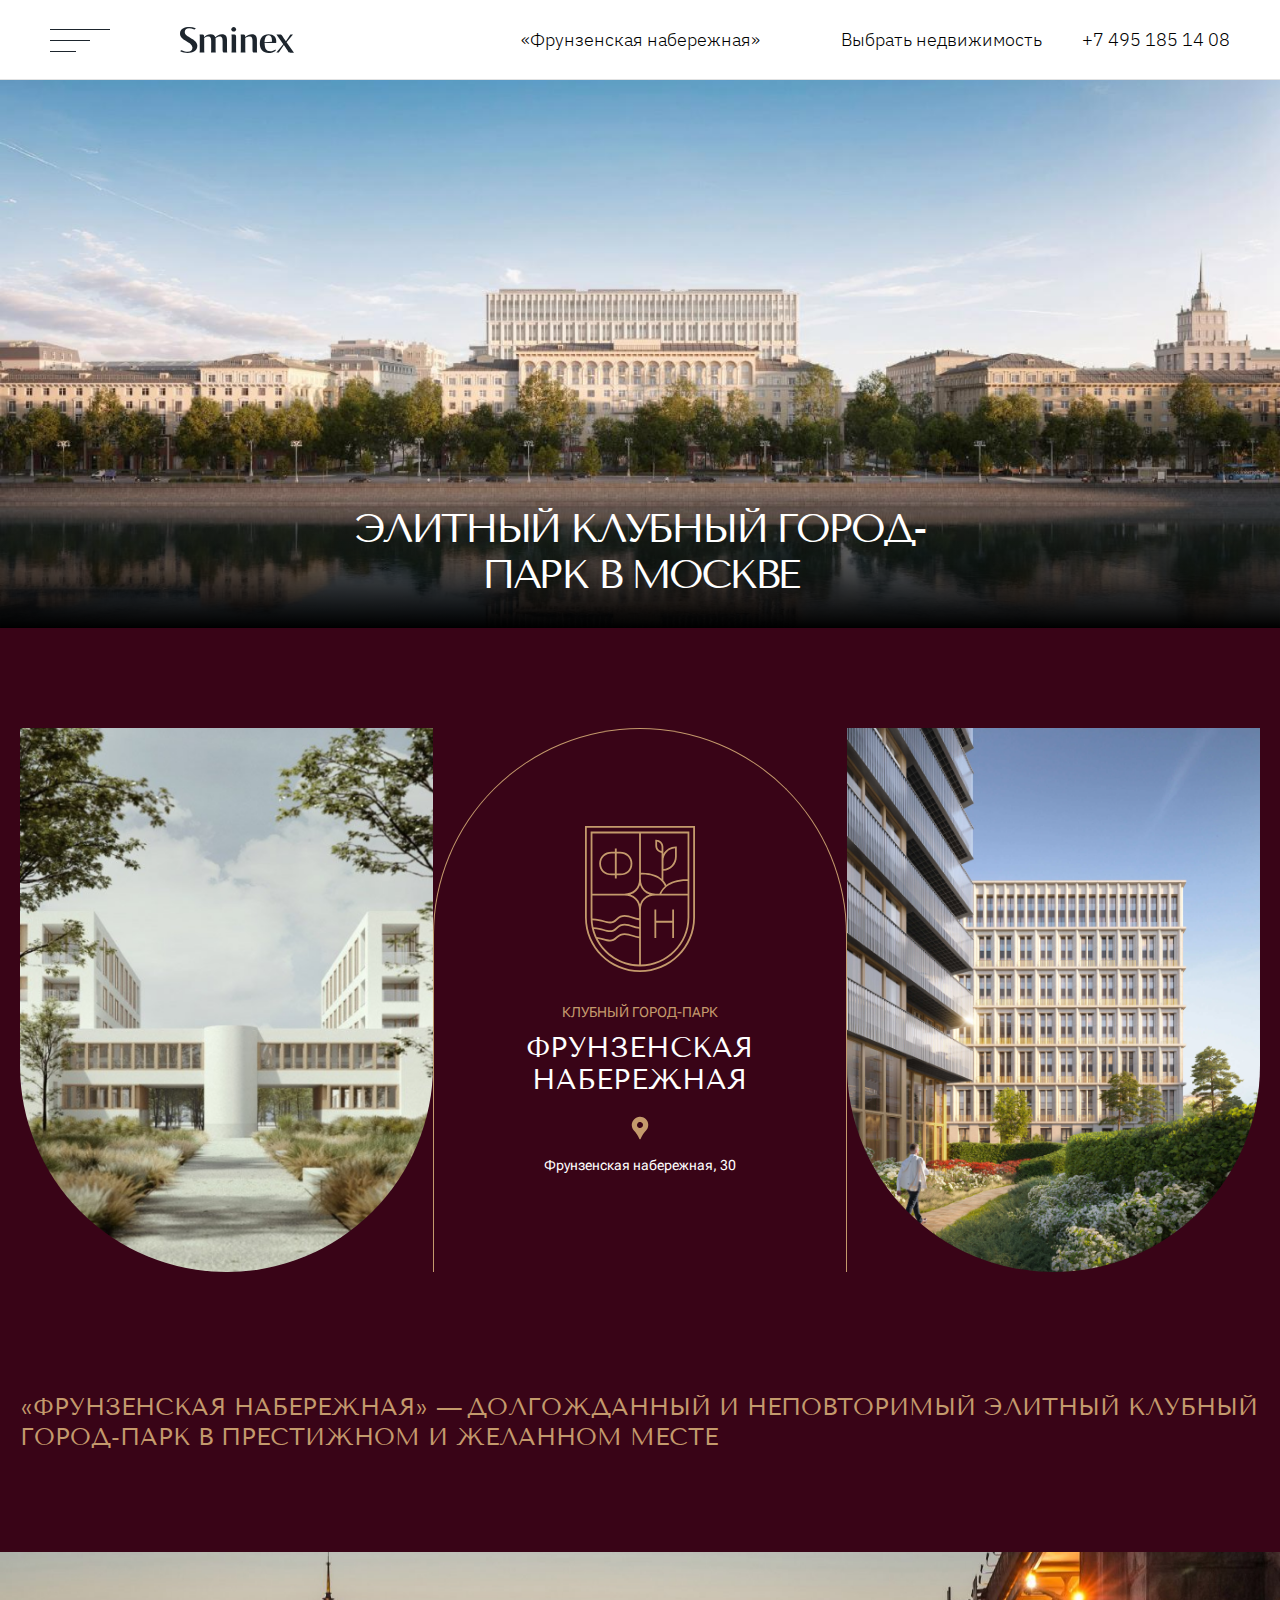
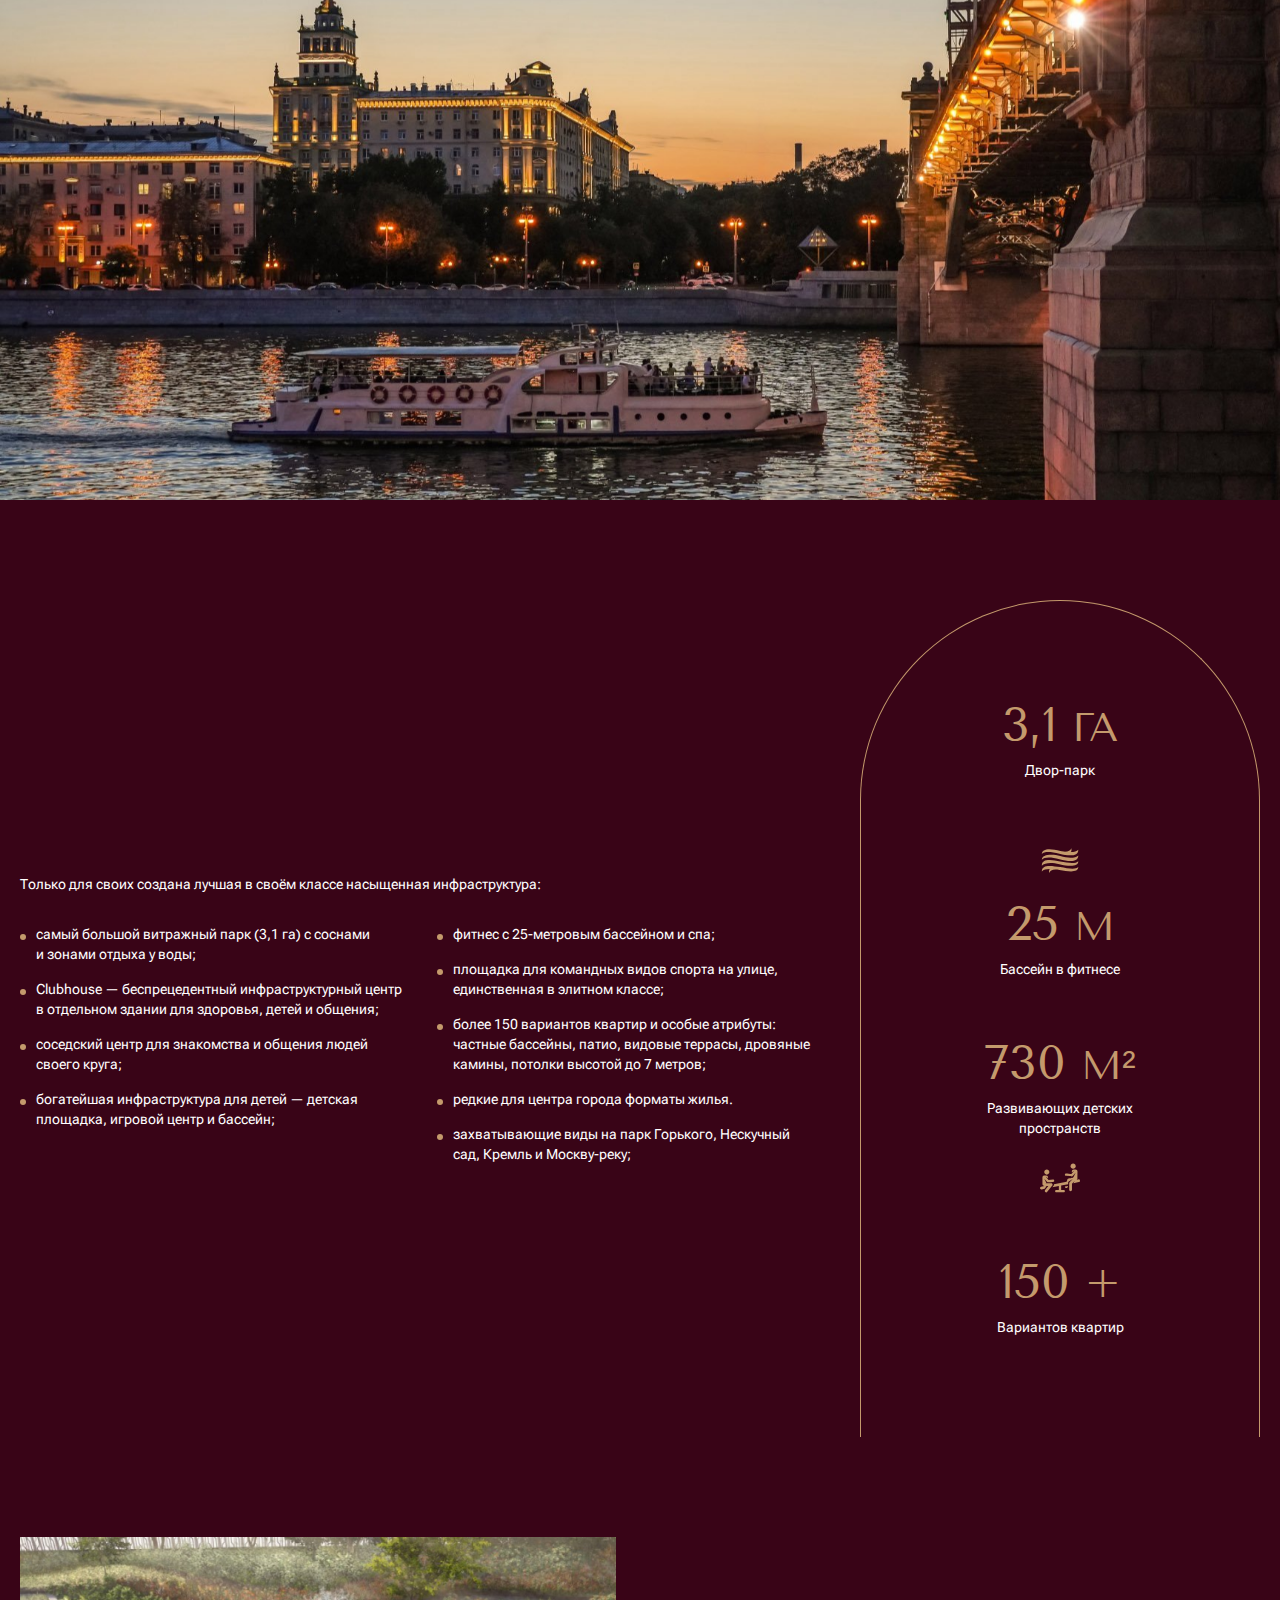
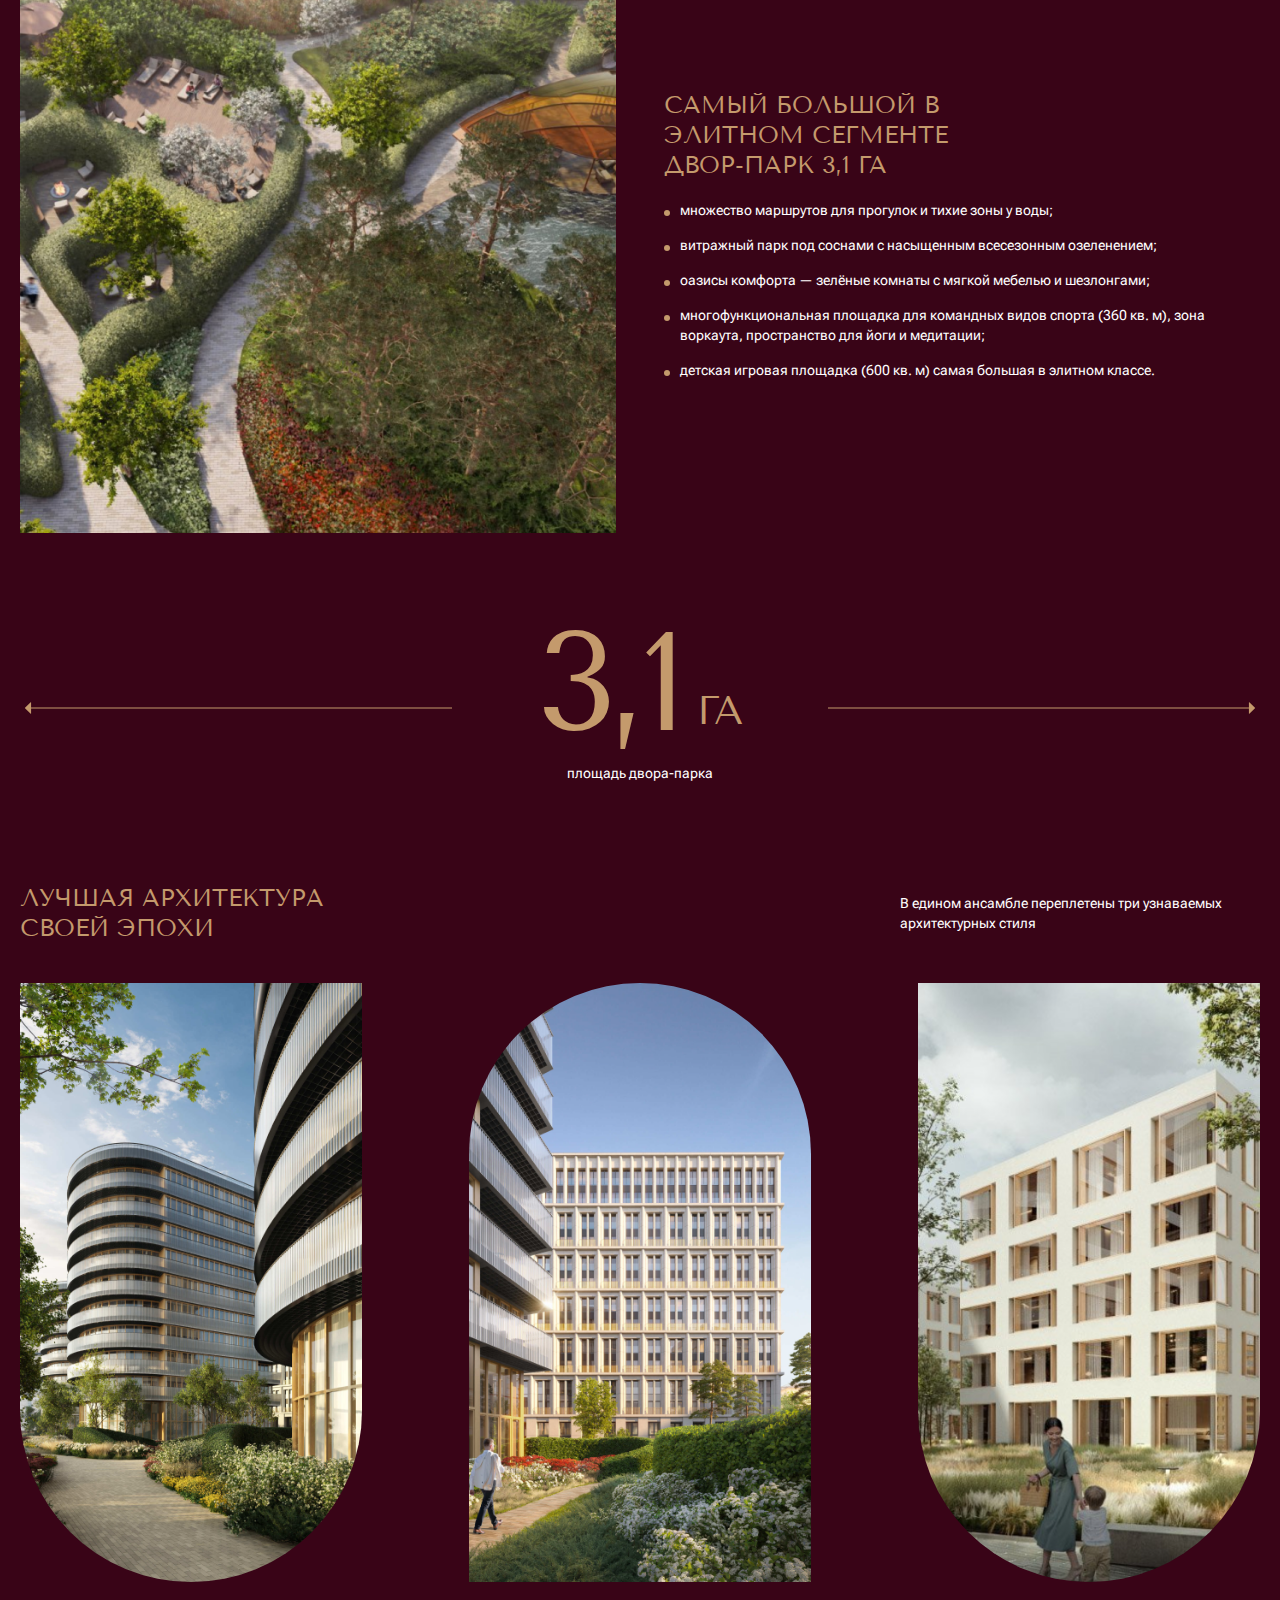
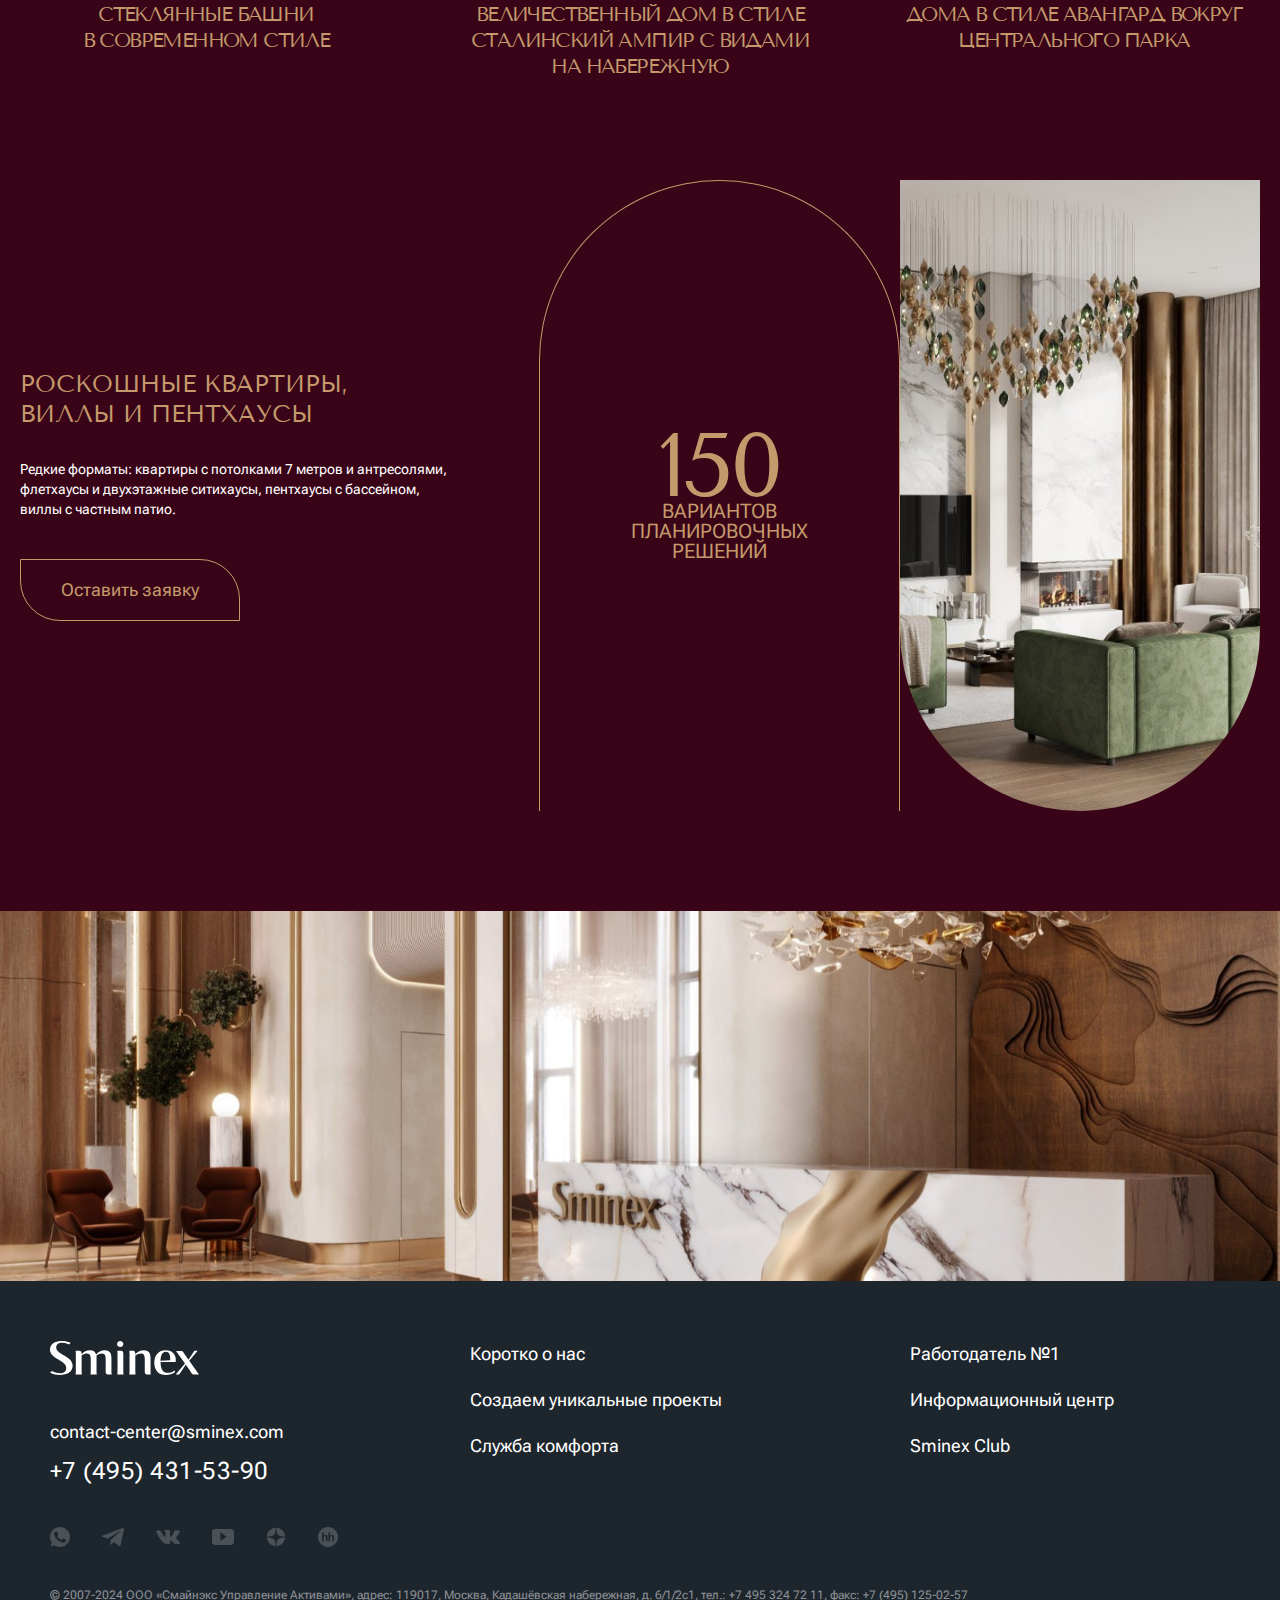
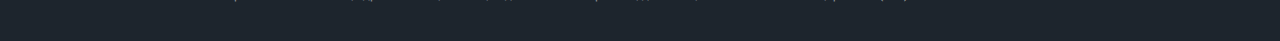
<file: index.html>
<!DOCTYPE html>
<html lang="ru">

<head>
  <meta charset="UTF-8">
  <meta name="viewport" content="width=device-width, initial-scale=1.0">
  <meta http-equiv="X-UA-Compatible" content="ie=edge">
  <link rel="stylesheet" href="css/style.css">
  <title>Фрунзенская набережная - Sminex - ИНТЕКО</title>
</head>

<body>
  <header class="header">
    <div class="container">
      <div class="header__content">
        <div class="header__left-col">
          <button class="header__menu" type="button" aria-label="Переключатель меню">
            <svg class="header__menu-icon" width="60" height="23" aria-hidden="true">
              <use xlink:href="images/sprite.svg#icon-menu"></use>
            </svg>
          </button>
          <a class="header__logo-link" href="#" aria-label="Переход на главную страницу">
            <svg class="header__logo" width="114" height="26" aria-hidden="true">
              <use xlink:href="images/sprite.svg#icon-header-logo"></use>
            </svg>
          </a>
        </div>
        <span class="header__page">«Фрунзенская набережная»</span>
        <div class="header__right-col">
          <a class="header__link" href="#">Выбрать недвижимость</a>
          <a class="header__phone" href="tel:+74951851408" aria-label="Позвонить в компанию">
            <span class="header__phone-text">+7 495 185 14 08</span>
            <svg class="header__phone-icon" width="24" height="24" aria-hidden="true">
              <use xlink:href="images/sprite.svg#icon-phone"></use>
            </svg>
          </a>
        </div>
      </div>
    </div>
  </header>

  <main>
    <section class="city">
      <div class="city__content-wrapper">
        <picture>
          <source media="(max-width:768px)" srcset="images/hero-photo-tablet.png 1x, images/hero-photo-tablet@2.png 2x">
          <source media="(max-width:375px)" srcset="images/hero-photo-mobile.png 1x, images/hero-photo-mobile@2.png 2x">
          <img src="images/hero-photo-desktop.png" srcset="images/hero-photo-desktop@2.png 2x" alt="Баннер">
        </picture>
        <img class="city__shadow-hero" src="images/sprite/shadow-hero.svg" alt="shadow-hero">
        <h1 class="city__tittle">Элитный клубный город-парк в москве</h1>
      </div>
      <div class="container">
        <ul class="city__list">
          <li class="city__item">
            <picture>
              <source media="(max-width:768px)" srcset="images/photo-1-tablet.png 1x, images/photo-1-tablet@2.png 2x">
              <source media="(max-width:375px)" srcset="images/photo-1-mobile.png 1x, images/photo-1-mobile@2.png 2x">
              <img src="images/photo-1-desktop.png" srcset="images/photo-1-desktop@2.png 2x" alt="Клубный город-парк">
            </picture>
          </li>
          <li class="city__item">
            <div class="city__border-container">
              <img class="city__icon-emblem" src="images/sprite/emblem.svg" alt="emblem">
              <p class="city__text city__text--color">клубный город-парк</p>
              <span class="city__text city__text--big">ФРУНЗЕНСКАЯ НАБЕРЕЖНАЯ</span>
              <div class="city__border-container-bottom">
                <img class="city__icon-marker" src="images/sprite/icon-marker.svg" alt="icon marker">
                <p class="city__text">Фрунзенская набережная, 30</p>
              </div>
            </div>
          </li>
          <li class="city__item city__item--tablet-none">
            <picture>
              <source media="(max-width:768px)" srcset="images/photo-2-tablet.png 1x, images/photo-2-tablet@2.png 2x">
              <source media="(max-width:375px)" srcset="images/photo-2-mobile.png 1x, images/photo-2-mobile@2.png 2x">
              <img src="images/photo-2-desktop.png" srcset="images/photo-2-desktop@2.png 2x" alt="Клубный город-парк">
            </picture>
          </li>
        </ul>
        <div class="city__text-wrapper">
          <p>
          <span class="city__text city__text--color">&laquo;ФРУНЗЕНСКАЯ
            НАБЕРЕЖНАЯ&raquo;&nbsp;&mdash;</span>
          <span class="city__text city__text--color">ДОЛГОЖДАННЫЙ И&nbsp;НЕПОВТОРИМЫЙ ЭЛИТНЫЙ </span><span
            class="city__text city__text--color">КЛУБНЫЙ ГОРОД-ПАРК В&nbsp;ПРЕСТИЖНОМ
            И&nbsp;ЖЕЛАННОМ МЕСТЕ</span>
          </p>
        </div>
      </div>
      <div class="city__content-wrapper">
        <picture>
          <source media="(max-width:768px)" srcset="images/photo-3-tablet.png 1x, images/photo-3-tablet@2.png 2x">
          <source media="(max-width:375px)" srcset="images/photo-3-mobile.png 1x, images/photo-3-mobile@2.png 2x">
          <img src="images/photo-3-desktop.png" srcset="images/photo-3-desktop@2.png 2x" alt="Фрунзенская набережная">
        </picture>
      </div>
      <div class="container">
        <div class="city__content-wrapper city__content-wrapper--grid">
          <div class="city__block-list">
            <p class="city__text">Только для своих создана лучшая в&nbsp;своём классе насыщенная инфраструктура:</p>
            <div class="city__wrapper-list">
              <ul class="city__list-text">
                <li class="city__item-text">
                  <span class="city__item-text-marker"></span>
                  <p class="city__text">самый большой витражный парк (3,1&nbsp;га) с&nbsp;соснами и&nbsp;зонами отдыха
                    у&nbsp;воды;</p>
                </li>
                <li class="city__item-text">
                  <span class="city__item-text-marker"></span>
                  <p class="city__text">Clubhouse&nbsp;&mdash; беспрецедентный инфраструктурный центр в&nbsp;отдельном
                    здании для здоровья, детей и&nbsp;общения;</p>
                </li>
                <li class="city__item-text">
                  <span class="city__item-text-marker"></span>
                  <p class="city__text">соседский центр для знакомства и&nbsp;общения людей своего круга;</p>
                </li>
                <li class="city__item-text">
                  <span class="city__item-text-marker"></span>
                  <p class="city__text">богатейшая инфраструктура для детей&nbsp;&mdash; детская площадка, игровой центр
                    и&nbsp;бассейн;</p>
                </li>
              </ul>
              <ul class="city__list-text">
                <li class="city__item-text">
                  <span class="city__item-text-marker"></span>
                  <p class="city__text">фитнес с&nbsp;25-метровым бассейном и&nbsp;спа;</p>
                </li>
                <li class="city__item-text">
                  <span class="city__item-text-marker"></span>
                  <p class="city__text">площадка для командных видов спорта на&nbsp;улице, единственная в&nbsp;элитном
                    классе;</p>
                </li>
                <li class="city__item-text">
                  <span class="city__item-text-marker"></span>
                  <p class="city__text">более 150 вариантов квартир и&nbsp;особые атрибуты: частные бассейны, патио,
                    видовые террасы, дровяные камины, потолки высотой до&nbsp;7&nbsp;метров;</p>
                </li>
                <li class="city__item-text">
                  <span class="city__item-text-marker"></span>
                  <p class="city__text">редкие для центра города форматы жилья.</p>
                </li>
                <li class="city__item-text">
                  <span class="city__item-text-marker"></span>
                  <p class="city__text">захватывающие виды на&nbsp;парк Горького, Нескучный сад, Кремль
                    и&nbsp;Москву-реку;</p>
                </li>
              </ul>
            </div>
          </div>
          <div class="city__border-container city__border-container--tablet-none">
            <ul class="border-list">
              <li class="border-list__item">
                <p class="border-list__text-color"><span class="border-list__text-color">3,1</span><span
                    class="border-list__text-color border-list__text-color--min">га</span></p>
                <p class="city__text">Двор-парк</p>
              </li>
              <li class="border-list__item">
                <img class=" border-list__icon-tablet--top" src="images/sprite/icon-swimming-pool.svg"
                  alt="swimming pool">
                <p class="border-list__text-color"><span class="border-list__text-color">25</span><span
                    class="border-list__text-color border-list__text-color--min">м</span></p>
                <p class="city__text">Бассейн в фитнесе</p>
              </li>
              <li class="border-list__item">
                <p class="border-list__text-color"><span class="border-list__text-color">730</span><span
                    class="border-list__text-color border-list__text-color--min">м²</span></p>
                <p class="city__text">Развивающих детских пространств</p>
                <img class="border-list__icon-tablet border-list__icon-tablet--bottom"
                  src="images/sprite/icon-children.svg" alt="children">
              </li>
              <li class="border-list__item">
                <p class="border-list__text-color"><span class="border-list__text-color">150</span><span
                    class="border-list__text-color border-list__text-color--min">+</span></p>
                <p class="city__text">Вариантов квартир</p>
              </li>
            </ul>
          </div>
        </div>
        <div class="city__content-wrapper">
          <div class="city__text-wrapper">
            <picture>
              <source media="(max-width:768px)" srcset="images/photo-4-tablet.png 1x, images/photo-4-tablet@2.png 2x">
              <source media="(max-width:375px)" srcset="images/photo-4-mobile.png 1x, images/photo-4-mobile@2.png 2x">
              <img src="images/photo-4-desktop.png" srcset="images/photo-4-desktop@2.png 2x" width="700" height="700"
                alt="Двор-парк">
            </picture>
            <div class="city__wrapper-list city__wrapper-list--one">
              <p class="city__text city__text--color city__text--left"><span>самый большой в </span><span>элитном
                  сегменте </span><span>двор-парк
                  3,1&nbsp;га</span></p>
              <ul class="city__list-text">
                <li class="city__item-text">
                  <span class="city__item-text-marker"></span>
                  <p class="city__text">множество маршрутов для прогулок и&nbsp;тихие зоны у&nbsp;воды;</p>
                </li>
                <li class="city__item-text">
                  <span class="city__item-text-marker"></span>
                  <p class="city__text">витражный парк под соснами с&nbsp;насыщенным всесезонным озеленением;</p>
                </li>
                <li class="city__item-text">
                  <span class="city__item-text-marker"></span>
                  <p class="city__text">оазисы комфорта&nbsp;&mdash; зелёные комнаты с&nbsp;мягкой мебелью
                    и&nbsp;шезлонгами;</p>
                </li>
                <li class="city__item-text">
                  <span class="city__item-text-marker"></span>
                  <p class="city__text">многофункциональная площадка для командных видов спорта (360&nbsp;кв.&nbsp;м),
                    зона воркаута, пространство для йоги и&nbsp;медитации;</p>
                </li>
                <li class="city__item-text">
                  <span class="city__item-text-marker"></span>
                  <p class="city__text">детская игровая площадка (600&nbsp;кв.&nbsp;м) самая большая в&nbsp;элитном
                    классе.</p>
                </li>
              </ul>
            </div>
          </div>
        </div>
        <div class="city__content-wrapper">
          <img class="city__icon city__icon--position-left" src="images/sprite/icon-left-arrow.svg" alt="left arrow">
          <p class="city__acent-tittle"><span
              class="border-list__text-color border-list__text-color--max">3,1</span><span
              class="border-list__text-color border-list__text-color--min">га</span></p>
          <p class="city__text">площадь двора-парка</p>
          <img class="city__icon city__icon--position-right" src="images/sprite/icon-right-arrow.svg" alt="right arrow">
        </div>
        <div class="city__text-wrapper">
          <div class="city__wrapper-list city__wrapper-list--two">
            <p class="city__text city__text--color"><span>лучшая архитектура</span><span>своей эпохи</span></p>
            <p class="city__text">В&nbsp;едином ансамбле переплетены три узнаваемых архитектурных стиля</p>
          </div>
          <ul class="city__list city__list--gap">
            <li class="city__item">
              <picture>
                <source media="(max-width:768px)" srcset="images/photo-5-tablet.png 1x, images/photo-5-tablet@2.png 2x">
                <source media="(max-width:375px)" srcset="images/photo-5-mobile.png 1x, images/photo-5-mobile@2.png 2x">
                <img src="images/photo-5-desktop.png" srcset="images/photo-5-desktop@2.png 2x" width="400" height="700"
                  alt="Клубный город-парк">
              </picture>
            </li>
            <li class="city__item">
              <picture>
                <source media="(max-width:768px)" srcset="images/photo-6-tablet.png 1x, images/photo-6-tablet@2.png 2x">
                <source media="(max-width:375px)" srcset="images/photo-6-mobile.png 1x, images/photo-6-mobile@2.png 2x">
                <img src="images/photo-6-desktop.png" srcset="images/photo-6-desktop@2.png 2x" width="400" height="700"
                  alt="Клубный город-парк">
              </picture>
            </li>
            <li class="city__item">
              <picture>
                <source media="(max-width:768px)" srcset="images/photo-7-tablet.png 1x, images/photo-7-tablet@2.png 2x">
                <source media="(max-width:375px)" srcset="images/photo-7-mobile.png 1x, images/photo-7-mobile@2.png 2x">
                <img src="images/photo-7-desktop.png" srcset="images/photo-7-desktop@2.png 2x" width="400" height="700"
                  alt="Клубный город-парк">
              </picture>
            </li>
          </ul>
          <div class="city__text-row-block">
            <span class="city__text city__text--color">СТЕКЛЯННЫЕ БАШНИ В&nbsp;СОВРЕМЕННОМ СТИЛЕ</span>
            <span class="city__text city__text--color">ВЕЛИЧЕСТВЕННЫЙ ДОМ В&nbsp;СТИЛЕ СТАЛИНСКИЙ АМПИР С&nbsp;ВИДАМИ
              НА&nbsp;НАБЕРЕЖНУЮ</span>
            <span class="city__text city__text--color">ДОМА В&nbsp;СТИЛЕ АВАНГАРД ВОКРУГ ЦЕНТРАЛЬНОГО ПАРКА</span>
          </div>
        </div>
        <div class="city__text-wrapper">
          <div class="city__wrapper-reverse">
            <div class="city__reverse-text-block">
              <p class="city__text city__text--color"><span>роскошные квартиры,</span><span>виллы и пентхаусы</span></p>
              <p class="city__text">Редкие форматы: квартиры с потолками 7 метров и антресолями, флетхаусы и двухэтажные
                ситихаусы, пентхаусы с бассейном, виллы с частным патио.</p>
              <button class="city__btn" type="button">Оставить заявку</button>
            </div>
            <ul class="city__list city__list--two">
              <li class="city__item">
                <picture>
                  <source media="(max-width:768px)"
                    srcset="images/photo-8-tablet.png 1x, images/photo-8-tablet@2.png 2x">
                  <source media="(max-width:375px)"
                    srcset="images/photo-8-mobile.png 1x, images/photo-8-mobile@2.png 2x">
                  <img src="images/photo-8-desktop.png" srcset="images/photo-8-desktop@2.png 2x"
                    alt="Клубный город-парк">
                </picture>
              </li>
              <li class="city__item">
                <div class="city__border-container city__border-container--big">
                  <p class="city__text-max">150</p>
                  <p class="city__text city__text--bottom">ВАРИАНТОВ ПЛАНИРОВОЧНЫХ РЕШЕНИЙ</p>
                </div>
              </li>
            </ul>
          </div>
        </div>
      </div>
      <picture>
        <source media="(max-width:768px)" srcset="images/photo-9-tablet.png 1x, images/photo-9-tablet@2.png 2x">
        <source media="(max-width:375px)" srcset="images/photo-9-mobile.png 1x, images/photo-9-mobile@2.png 2x">
        <img src="images/photo-9-desktop.png" srcset="images/photo-9-desktop@2.png 2x" alt="Фрунзенская набережная">
      </picture>
    </section>
  </main>

  <footer class="footer">
    <div class="container">
      <div class="footer__wrapper">
        <div class="footer__left">
          <a href="#" class="footer__logo-link" aria-label="Переход на главную страницу">
            <svg width="149" height="34" aria-hidden="true">
              <use xlink:href="images/sprite.svg#icon-header-logo"></use>
            </svg>
          </a>
          <div class="footer__contacts">
            <a class="footer__link" href="mailto:contact-center@sminex.com">contact-center@sminex.com</a>
            <a class="footer__phone" href="tel:+74954315390">+7 (495) 431-53-90</a>
          </div>
          <ul class="footer__social socials">
            <li class="socials__item">
              <a class="socials__link" href="#" aria-label="Ссылка на whatsapp">
                <svg width="20" height="20" aria-hidden="true">
                  <use xlink:href="images/sprite.svg#icon-whatsapp"></use>
                </svg>
              </a>
            </li>
            <li class="socials__item">
              <a class="socials__link" href="#" aria-label="Ссылка на Телеграм">
                <svg width="22" height="18" aria-hidden="true">
                  <use xlink:href="images/sprite.svg#icon-tg"></use>
                </svg>
              </a>
            </li>
            <li class="socials__item">
              <a class="socials__link" href="#" aria-label="Ссылка на ВКонтакте">
                <svg width="24" height="14" aria-hidden="true">
                  <use xlink:href="images/sprite.svg#icon-vk"></use>
                </svg>
              </a>
            </li>
            <li class="socials__item">
              <a class="socials__link" href="#" aria-label="Ссылка на youtube">
                <svg width="22" height="16" aria-hidden="true">
                  <use xlink:href="images/sprite.svg#icon-youtube"></use>
                </svg>
              </a>
            </li>
            <li class="socials__item">
              <a class="socials__link" href="#" aria-label="Ссылка на Дзен">
                <svg width="20" height="20" aria-hidden="true">
                  <use xlink:href="images/sprite.svg#icon-dzen"></use>
                </svg>
              </a>
            </li>
            <li class="socials__item">
              <a class="socials__link" href="#" aria-label="Ссылка на HH">
                <svg width="20" height="20" aria-hidden="true">
                  <use xlink:href="images/sprite.svg#icon-hh"></use>
                </svg>
              </a>
            </li>
          </ul>
        </div>
        <div class="footer__right">
          <ul class="footer__link-list">
            <li class="footer__link-item">
              <a class="footer__link" href="#">Коротко о нас</a>
            </li>
            <li class="footer__link-item">
              <a class="footer__link" href="#">Работодатель №1</a>
            </li>
            <li class="footer__link-item">
              <a class="footer__link" href="#">Создаем уникальные проекты</a>
            </li>
            <li class="footer__link-item">
              <a class="footer__link" href="#">Информационный центр</a>
            </li>
            <li class="footer__link-item">
              <a class="footer__link" href="#">Служба комфорта</a>
            </li>
            <li class="footer__link-item">
              <a class="footer__link" href="#">Sminex Club</a>
            </li>
          </ul>
        </div>
      </div>
      <p class="footer__copyright">&copy;&nbsp;2007-2024&nbsp;ООО &laquo;Смайнэкс Управление Активами&raquo;, адрес:
        119017, Москва, Кадашёвская набережная, д. 6/1/2с1, тел.:&nbsp;+7&nbsp;495&nbsp;324&nbsp;72&nbsp;11, факс:
        +7&nbsp;(495)&nbsp;125-02-57
      </p>
    </div>
  </footer>
</body>

</html>
</file>
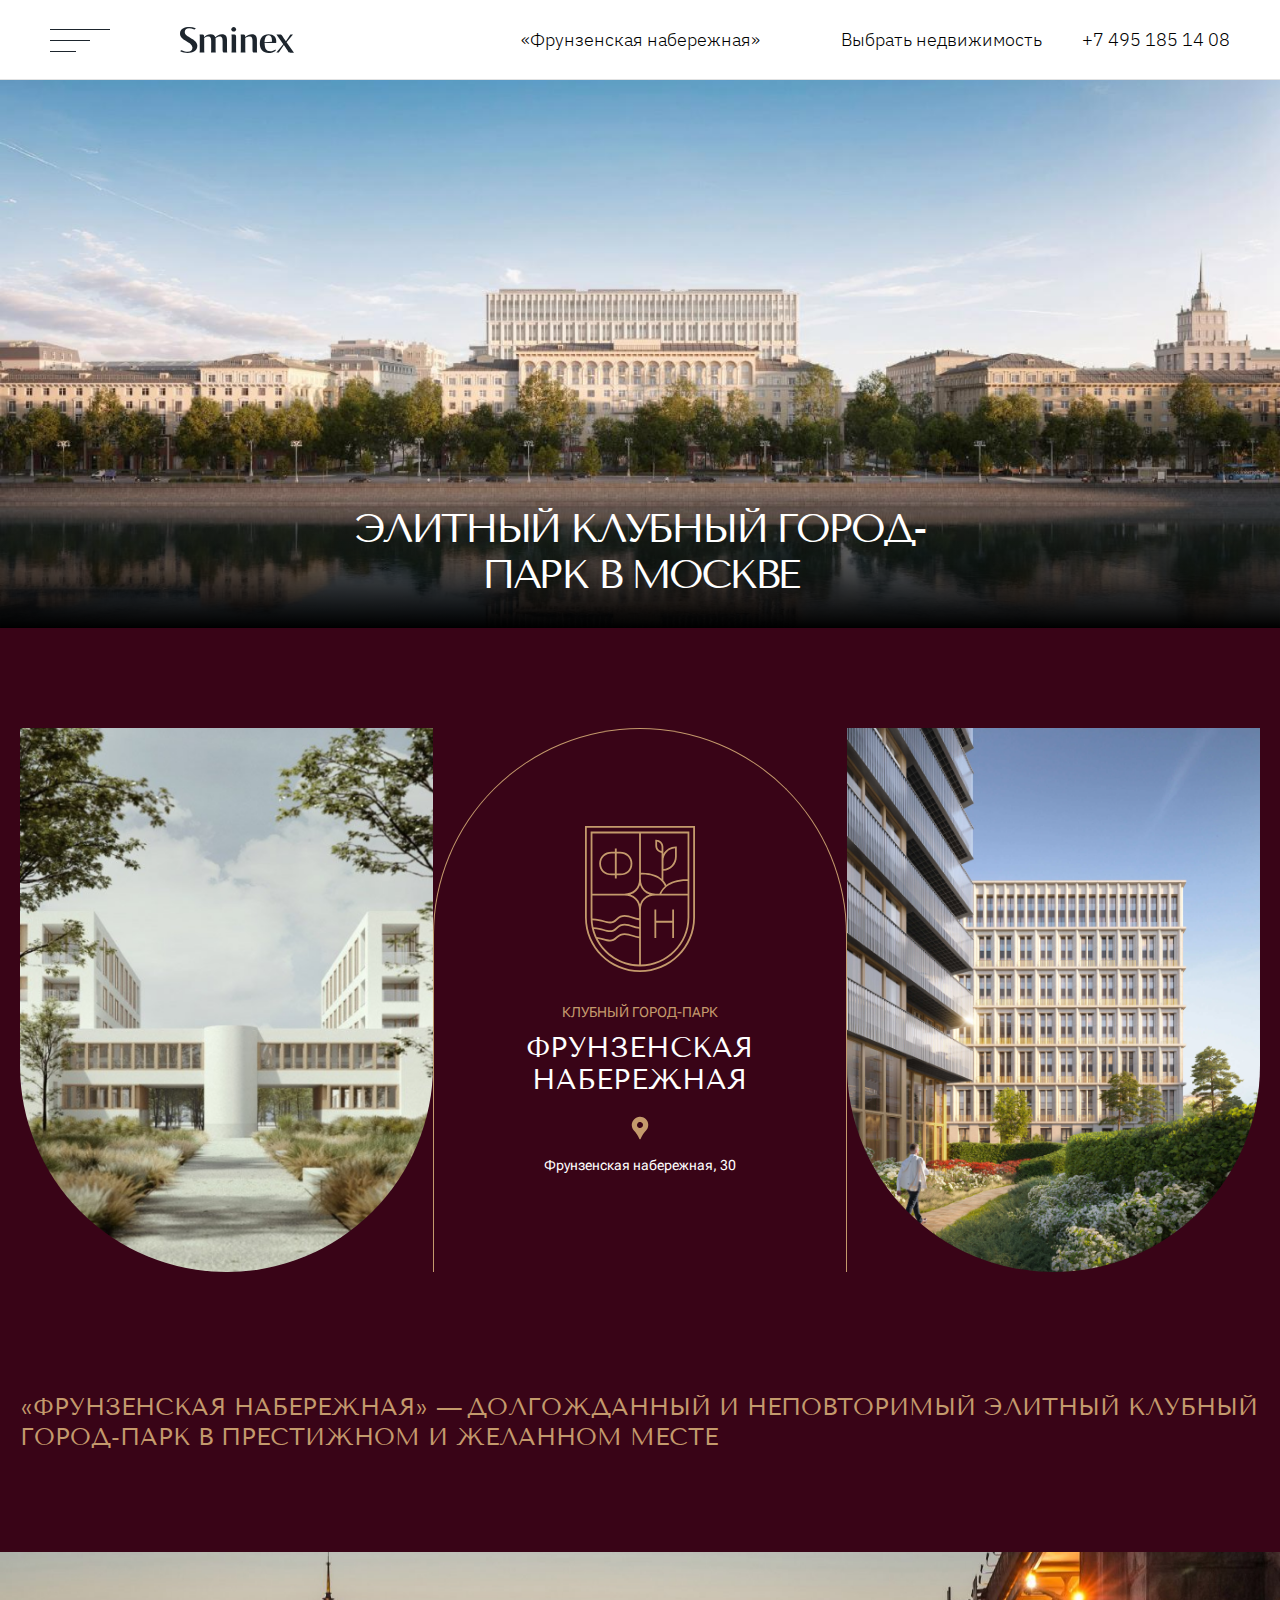
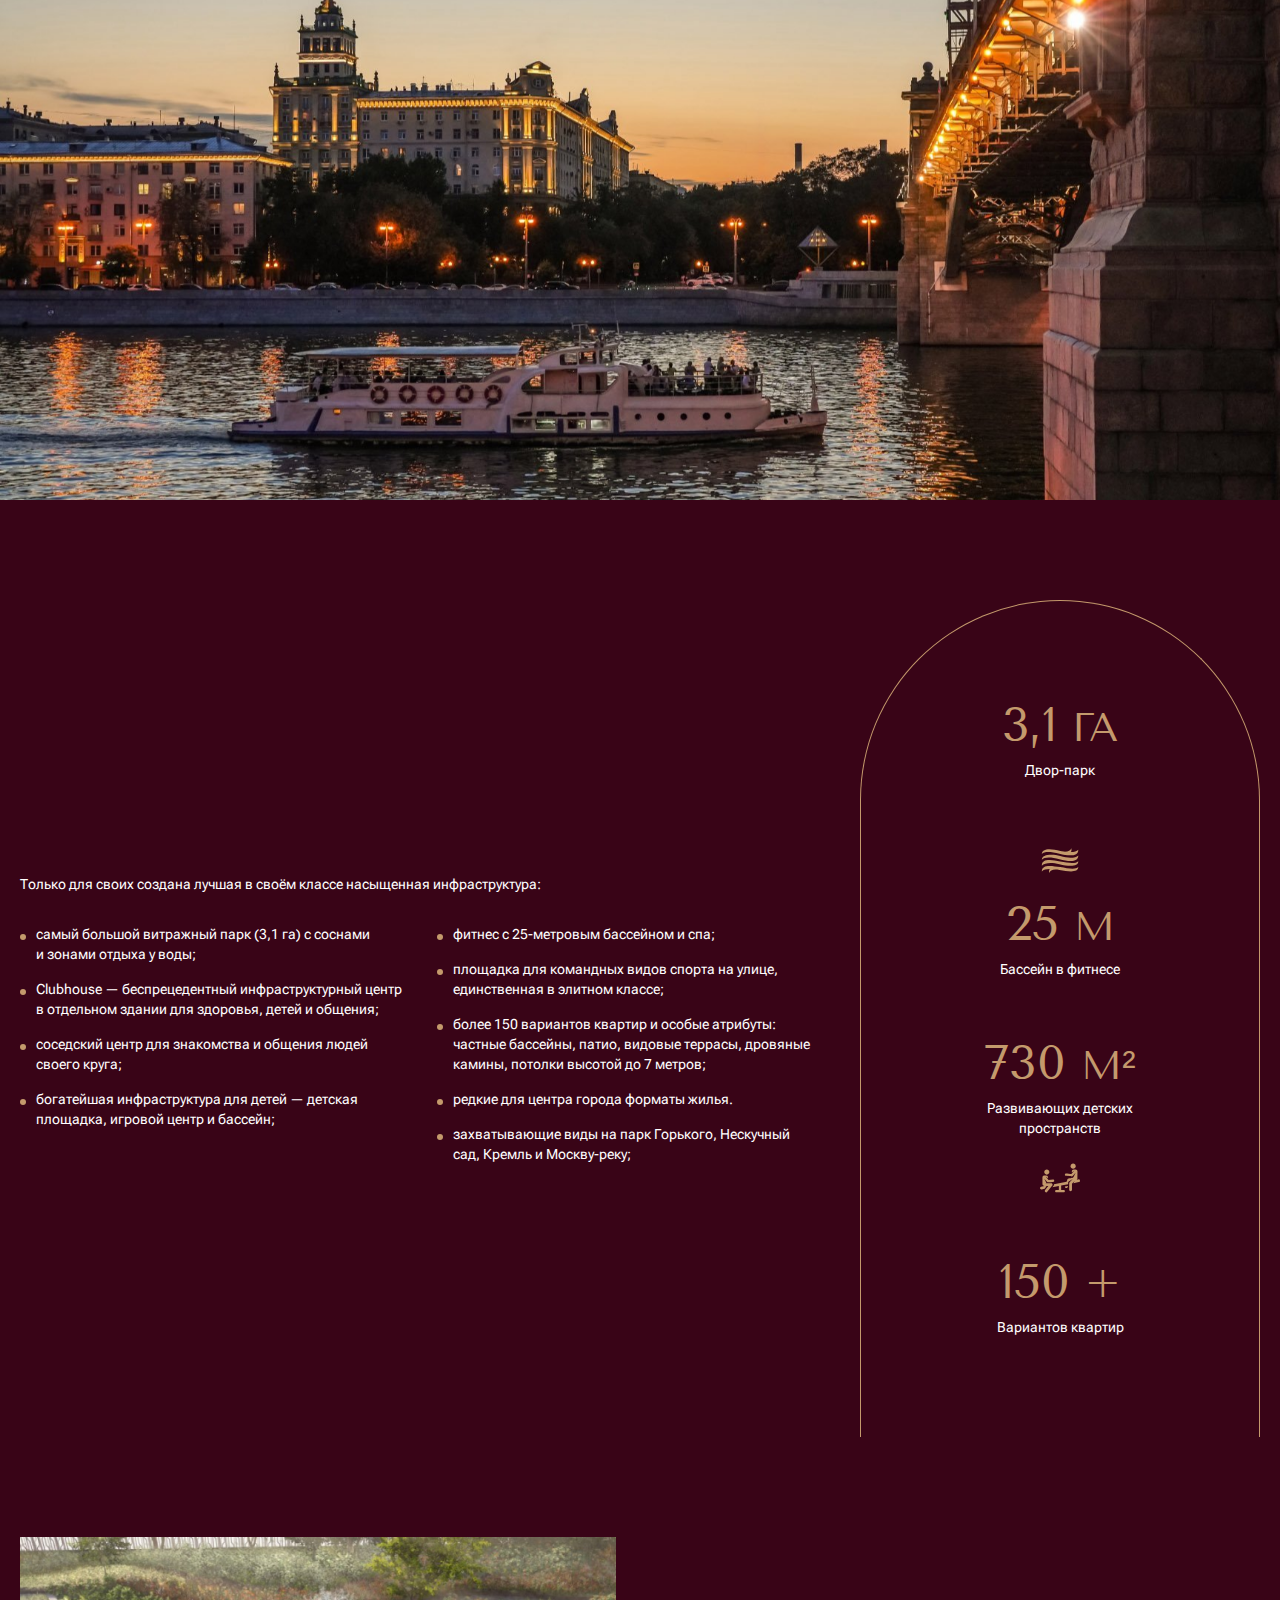
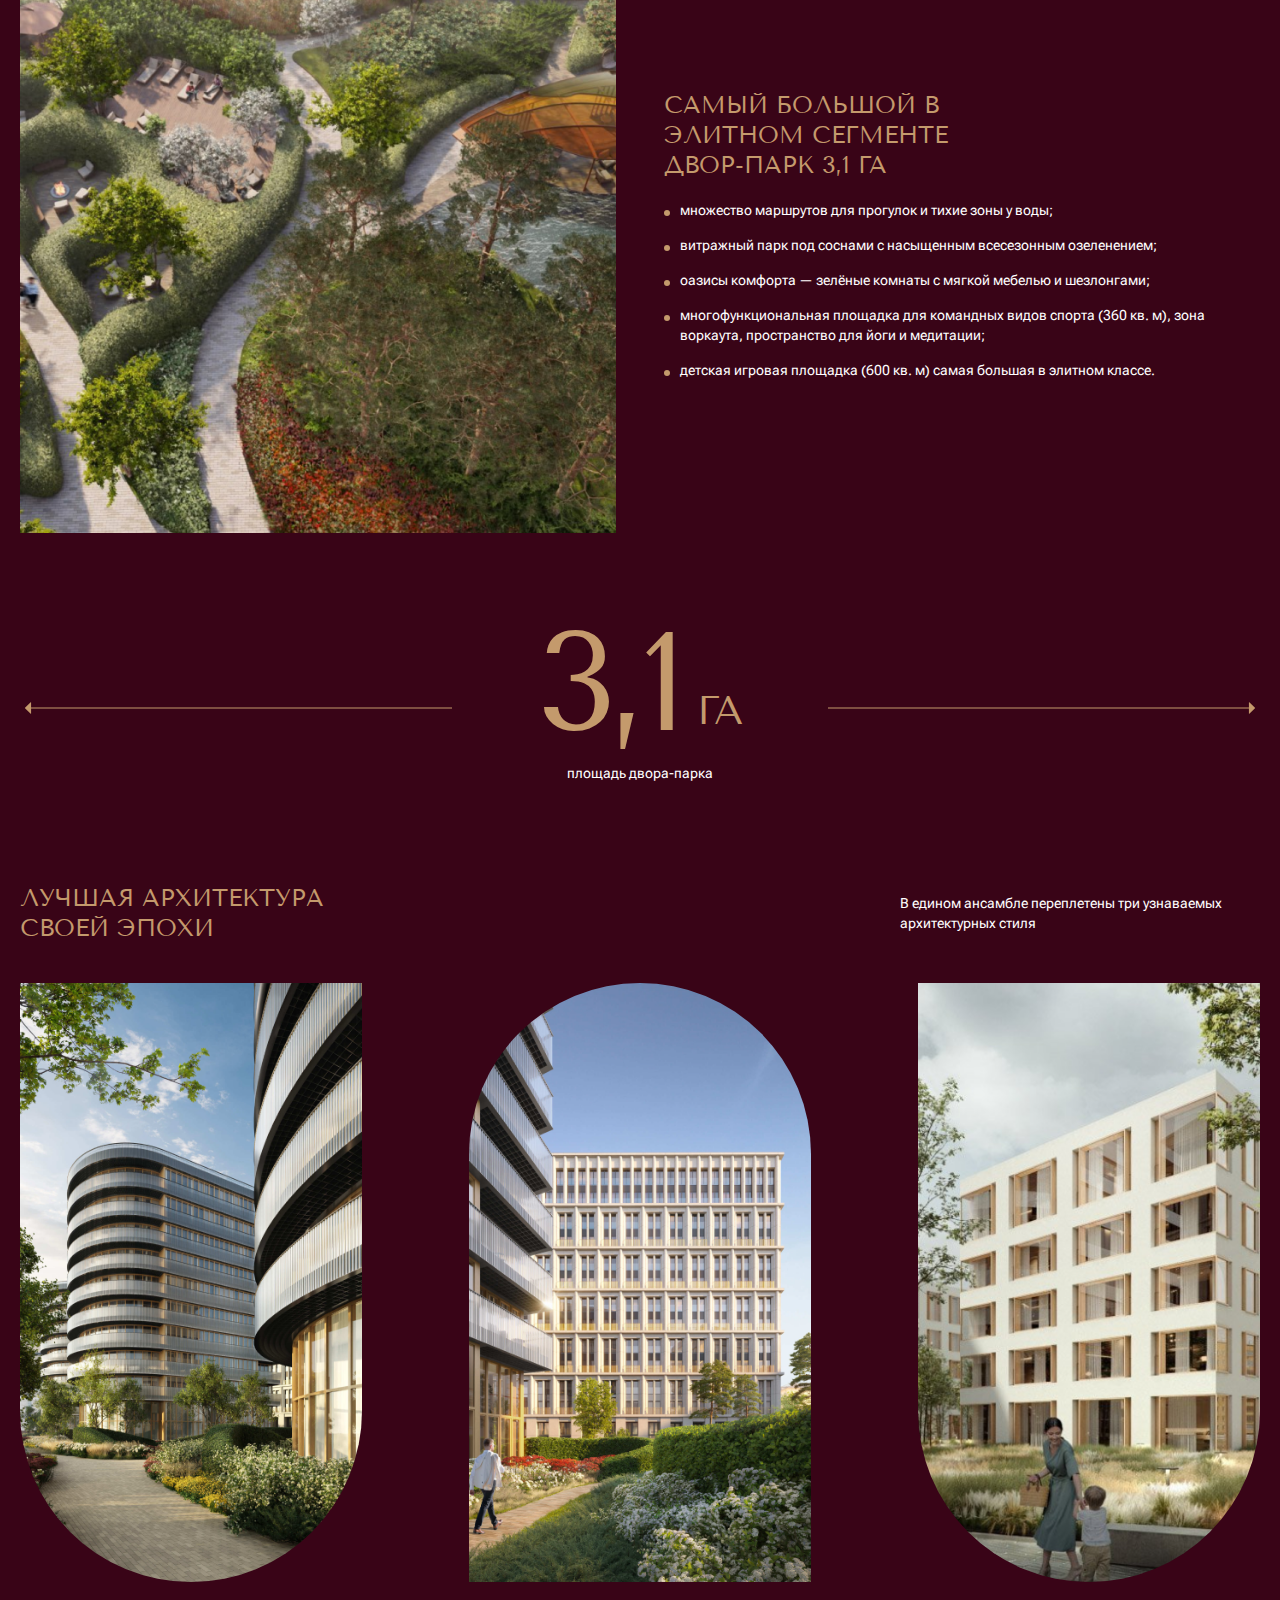
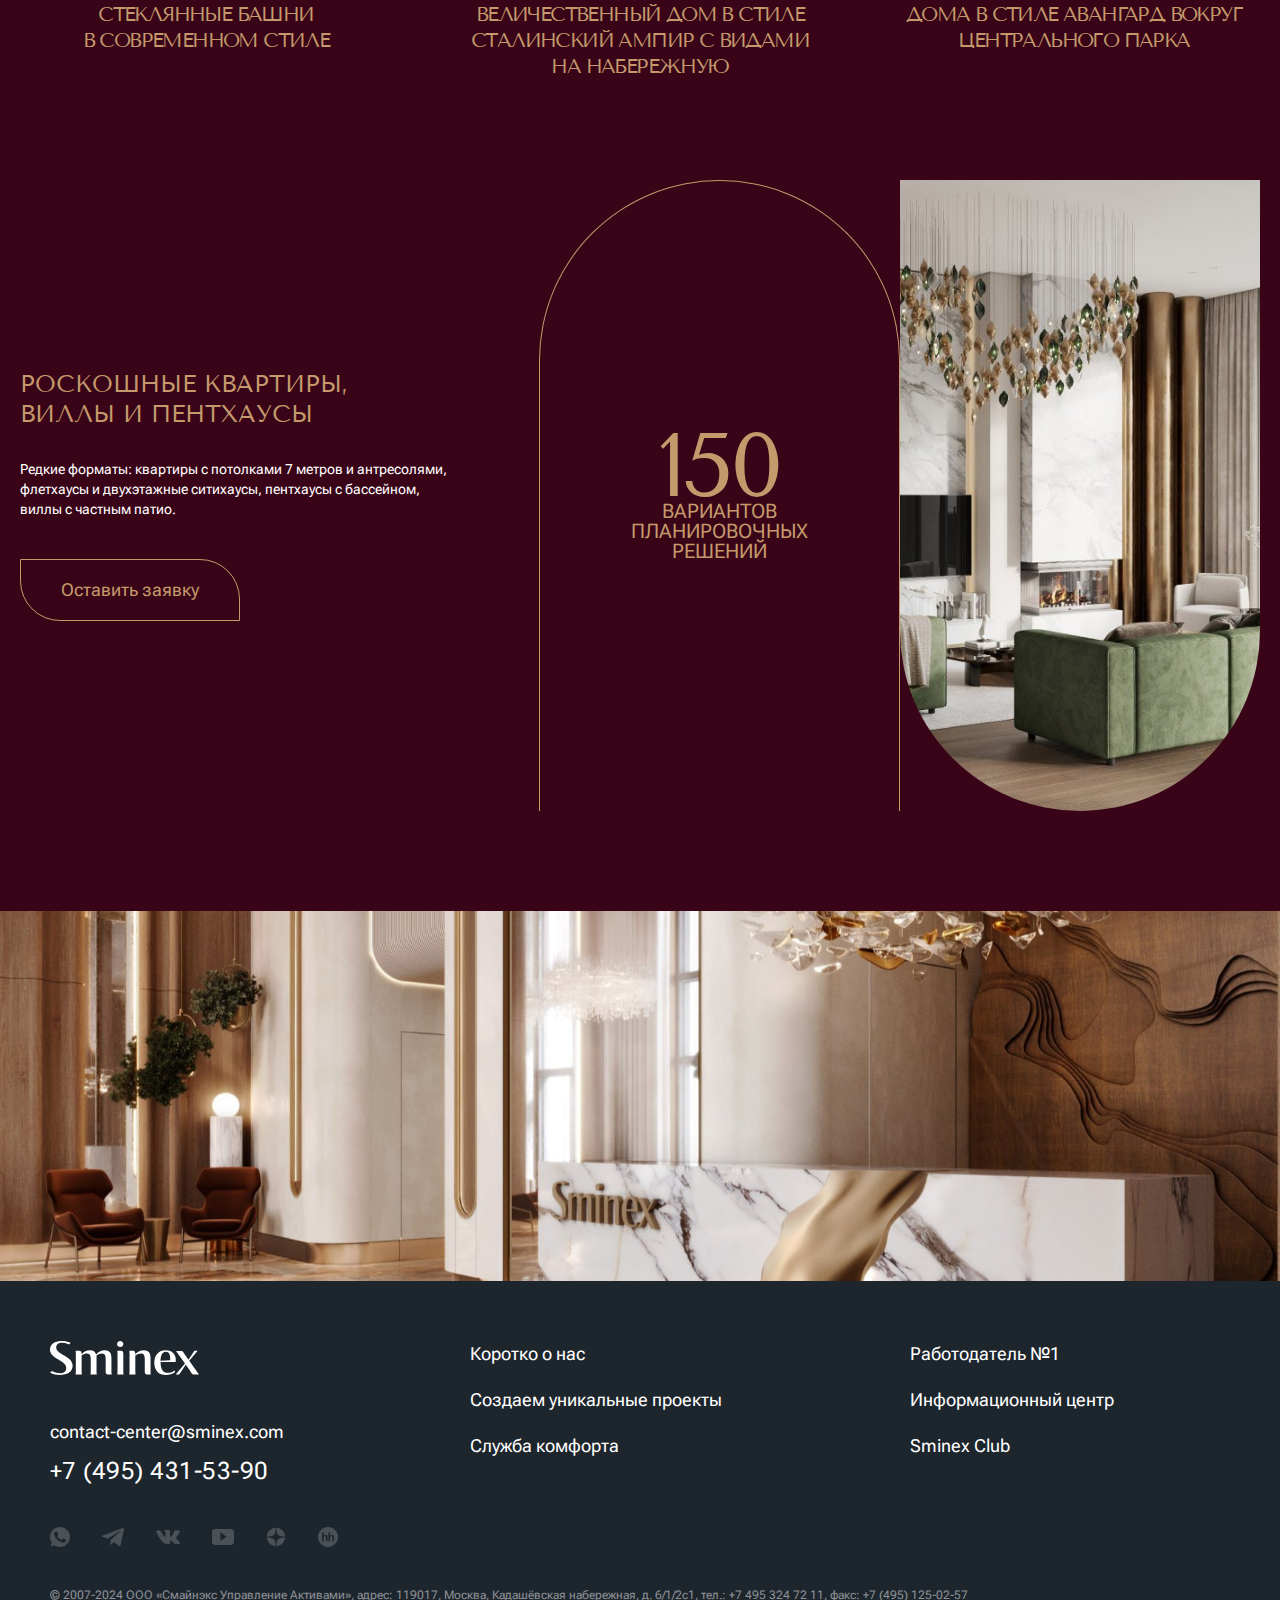
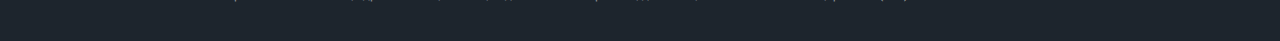
<file: landing.html>
<!DOCTYPE html>
<html lang="ru">

<head>
  <meta charset="UTF-8">
  <meta name="viewport" content="width=device-width, initial-scale=1.0">
  <meta http-equiv="X-UA-Compatible" content="ie=edge">
  <link rel="stylesheet" href="css/style.css">
  <title>Фрунзенская набережная - Sminex - ИНТЕКО</title>
</head>

<body>
  <header class="header">
    <div class="container">
      <div class="header__content">
        <div class="header__left-col">
          <button class="header__menu" type="button" aria-label="Переключатель меню">
            <svg class="header__menu-icon" width="60" height="23" aria-hidden="true">
              <use xlink:href="images/sprite.svg#icon-menu"></use>
            </svg>
          </button>
          <a class="header__logo-link" href="#" aria-label="Переход на главную страницу">
            <svg class="header__logo" width="114" height="26" aria-hidden="true">
              <use xlink:href="images/sprite.svg#icon-header-logo"></use>
            </svg>
          </a>
        </div>
        <span class="header__page">«Фрунзенская набережная»</span>
        <div class="header__right-col">
          <a class="header__link" href="#">Выбрать недвижимость</a>
          <a class="header__phone" href="tel:+74951851408" aria-label="Позвонить в компанию">
            <span class="header__phone-text">+7 495 185 14 08</span>
            <svg class="header__phone-icon" width="24" height="24" aria-hidden="true">
              <use xlink:href="images/sprite.svg#icon-phone"></use>
            </svg>
          </a>
        </div>
      </div>
    </div>
  </header>

  <main>
    <section class="city">
      <div class="city__content-wrapper">
        <picture>
          <source media="(max-width:768px)" srcset="images/hero-photo-tablet.png 1x, images/hero-photo-tablet@2.png 2x">
          <source media="(max-width:375px)" srcset="images/hero-photo-mobile.png 1x, images/hero-photo-mobile@2.png 2x">
          <img src="images/hero-photo-desktop.png" srcset="images/hero-photo-desktop@2.png 2x" alt="Баннер">
        </picture>
        <img class="city__shadow-hero" src="images/sprite/shadow-hero.svg" alt="shadow-hero">
        <h1 class="city__tittle">Элитный клубный город-парк в москве</h1>
      </div>
      <div class="container">
        <ul class="city__list">
          <li class="city__item">
            <picture>
              <source media="(max-width:768px)" srcset="images/photo-1-tablet.png 1x, images/photo-1-tablet@2.png 2x">
              <source media="(max-width:375px)" srcset="images/photo-1-mobile.png 1x, images/photo-1-mobile@2.png 2x">
              <img src="images/photo-1-desktop.png" srcset="images/photo-1-desktop@2.png 2x" alt="Клубный город-парк">
            </picture>
          </li>
          <li class="city__item">
            <div class="city__border-container">
              <img class="city__icon-emblem" src="images/sprite/emblem.svg" alt="emblem">
              <p class="city__text city__text--color">клубный город-парк</p>
              <span class="city__text city__text--big">ФРУНЗЕНСКАЯ НАБЕРЕЖНАЯ</span>
              <div class="city__border-container-bottom">
                <img class="city__icon-marker" src="images/sprite/icon-marker.svg" alt="icon marker">
                <p class="city__text">Фрунзенская набережная, 30</p>
              </div>
            </div>
          </li>
          <li class="city__item city__item--tablet-none">
            <picture>
              <source media="(max-width:768px)" srcset="images/photo-2-tablet.png 1x, images/photo-2-tablet@2.png 2x">
              <source media="(max-width:375px)" srcset="images/photo-2-mobile.png 1x, images/photo-2-mobile@2.png 2x">
              <img src="images/photo-2-desktop.png" srcset="images/photo-2-desktop@2.png 2x" alt="Клубный город-парк">
            </picture>
          </li>
        </ul>
        <div class="city__text-wrapper">
          <p>
          <span class="city__text city__text--color">&laquo;ФРУНЗЕНСКАЯ
            НАБЕРЕЖНАЯ&raquo;&nbsp;&mdash;</span>
          <span class="city__text city__text--color">ДОЛГОЖДАННЫЙ И&nbsp;НЕПОВТОРИМЫЙ ЭЛИТНЫЙ </span><span
            class="city__text city__text--color">КЛУБНЫЙ ГОРОД-ПАРК В&nbsp;ПРЕСТИЖНОМ
            И&nbsp;ЖЕЛАННОМ МЕСТЕ</span>
          </p>
        </div>
      </div>
      <div class="city__content-wrapper">
        <picture>
          <source media="(max-width:768px)" srcset="images/photo-3-tablet.png 1x, images/photo-3-tablet@2.png 2x">
          <source media="(max-width:375px)" srcset="images/photo-3-mobile.png 1x, images/photo-3-mobile@2.png 2x">
          <img src="images/photo-3-desktop.png" srcset="images/photo-3-desktop@2.png 2x" alt="Фрунзенская набережная">
        </picture>
      </div>
      <div class="container">
        <div class="city__content-wrapper city__content-wrapper--grid">
          <div class="city__block-list">
            <p class="city__text">Только для своих создана лучшая в&nbsp;своём классе насыщенная инфраструктура:</p>
            <div class="city__wrapper-list">
              <ul class="city__list-text">
                <li class="city__item-text">
                  <span class="city__item-text-marker"></span>
                  <p class="city__text">самый большой витражный парк (3,1&nbsp;га) с&nbsp;соснами и&nbsp;зонами отдыха
                    у&nbsp;воды;</p>
                </li>
                <li class="city__item-text">
                  <span class="city__item-text-marker"></span>
                  <p class="city__text">Clubhouse&nbsp;&mdash; беспрецедентный инфраструктурный центр в&nbsp;отдельном
                    здании для здоровья, детей и&nbsp;общения;</p>
                </li>
                <li class="city__item-text">
                  <span class="city__item-text-marker"></span>
                  <p class="city__text">соседский центр для знакомства и&nbsp;общения людей своего круга;</p>
                </li>
                <li class="city__item-text">
                  <span class="city__item-text-marker"></span>
                  <p class="city__text">богатейшая инфраструктура для детей&nbsp;&mdash; детская площадка, игровой центр
                    и&nbsp;бассейн;</p>
                </li>
              </ul>
              <ul class="city__list-text">
                <li class="city__item-text">
                  <span class="city__item-text-marker"></span>
                  <p class="city__text">фитнес с&nbsp;25-метровым бассейном и&nbsp;спа;</p>
                </li>
                <li class="city__item-text">
                  <span class="city__item-text-marker"></span>
                  <p class="city__text">площадка для командных видов спорта на&nbsp;улице, единственная в&nbsp;элитном
                    классе;</p>
                </li>
                <li class="city__item-text">
                  <span class="city__item-text-marker"></span>
                  <p class="city__text">более 150 вариантов квартир и&nbsp;особые атрибуты: частные бассейны, патио,
                    видовые террасы, дровяные камины, потолки высотой до&nbsp;7&nbsp;метров;</p>
                </li>
                <li class="city__item-text">
                  <span class="city__item-text-marker"></span>
                  <p class="city__text">редкие для центра города форматы жилья.</p>
                </li>
                <li class="city__item-text">
                  <span class="city__item-text-marker"></span>
                  <p class="city__text">захватывающие виды на&nbsp;парк Горького, Нескучный сад, Кремль
                    и&nbsp;Москву-реку;</p>
                </li>
              </ul>
            </div>
          </div>
          <div class="city__border-container city__border-container--tablet-none">
            <ul class="border-list">
              <li class="border-list__item">
                <p class="border-list__text-color"><span class="border-list__text-color">3,1</span><span
                    class="border-list__text-color border-list__text-color--min">га</span></p>
                <p class="city__text">Двор-парк</p>
              </li>
              <li class="border-list__item">
                <img class=" border-list__icon-tablet--top" src="images/sprite/icon-swimming-pool.svg"
                  alt="swimming pool">
                <p class="border-list__text-color"><span class="border-list__text-color">25</span><span
                    class="border-list__text-color border-list__text-color--min">м</span></p>
                <p class="city__text">Бассейн в фитнесе</p>
              </li>
              <li class="border-list__item">
                <p class="border-list__text-color"><span class="border-list__text-color">730</span><span
                    class="border-list__text-color border-list__text-color--min">м²</span></p>
                <p class="city__text">Развивающих детских пространств</p>
                <img class="border-list__icon-tablet border-list__icon-tablet--bottom"
                  src="images/sprite/icon-children.svg" alt="children">
              </li>
              <li class="border-list__item">
                <p class="border-list__text-color"><span class="border-list__text-color">150</span><span
                    class="border-list__text-color border-list__text-color--min">+</span></p>
                <p class="city__text">Вариантов квартир</p>
              </li>
            </ul>
          </div>
        </div>
        <div class="city__content-wrapper">
          <div class="city__text-wrapper">
            <picture>
              <source media="(max-width:768px)" srcset="images/photo-4-tablet.png 1x, images/photo-4-tablet@2.png 2x">
              <source media="(max-width:375px)" srcset="images/photo-4-mobile.png 1x, images/photo-4-mobile@2.png 2x">
              <img src="images/photo-4-desktop.png" srcset="images/photo-4-desktop@2.png 2x" width="700" height="700"
                alt="Двор-парк">
            </picture>
            <div class="city__wrapper-list city__wrapper-list--one">
              <p class="city__text city__text--color city__text--left"><span>самый большой в </span><span>элитном
                  сегменте </span><span>двор-парк
                  3,1&nbsp;га</span></p>
              <ul class="city__list-text">
                <li class="city__item-text">
                  <span class="city__item-text-marker"></span>
                  <p class="city__text">множество маршрутов для прогулок и&nbsp;тихие зоны у&nbsp;воды;</p>
                </li>
                <li class="city__item-text">
                  <span class="city__item-text-marker"></span>
                  <p class="city__text">витражный парк под соснами с&nbsp;насыщенным всесезонным озеленением;</p>
                </li>
                <li class="city__item-text">
                  <span class="city__item-text-marker"></span>
                  <p class="city__text">оазисы комфорта&nbsp;&mdash; зелёные комнаты с&nbsp;мягкой мебелью
                    и&nbsp;шезлонгами;</p>
                </li>
                <li class="city__item-text">
                  <span class="city__item-text-marker"></span>
                  <p class="city__text">многофункциональная площадка для командных видов спорта (360&nbsp;кв.&nbsp;м),
                    зона воркаута, пространство для йоги и&nbsp;медитации;</p>
                </li>
                <li class="city__item-text">
                  <span class="city__item-text-marker"></span>
                  <p class="city__text">детская игровая площадка (600&nbsp;кв.&nbsp;м) самая большая в&nbsp;элитном
                    классе.</p>
                </li>
              </ul>
            </div>
          </div>
        </div>
        <div class="city__content-wrapper">
          <img class="city__icon city__icon--position-left" src="images/sprite/icon-left-arrow.svg" alt="left arrow">
          <p class="city__acent-tittle"><span
              class="border-list__text-color border-list__text-color--max">3,1</span><span
              class="border-list__text-color border-list__text-color--min">га</span></p>
          <p class="city__text">площадь двора-парка</p>
          <img class="city__icon city__icon--position-right" src="images/sprite/icon-right-arrow.svg" alt="right arrow">
        </div>
        <div class="city__text-wrapper">
          <div class="city__wrapper-list city__wrapper-list--two">
            <p class="city__text city__text--color"><span>лучшая архитектура</span><span>своей эпохи</span></p>
            <p class="city__text">В&nbsp;едином ансамбле переплетены три узнаваемых архитектурных стиля</p>
          </div>
          <ul class="city__list city__list--gap">
            <li class="city__item">
              <picture>
                <source media="(max-width:768px)" srcset="images/photo-5-tablet.png 1x, images/photo-5-tablet@2.png 2x">
                <source media="(max-width:375px)" srcset="images/photo-5-mobile.png 1x, images/photo-5-mobile@2.png 2x">
                <img src="images/photo-5-desktop.png" srcset="images/photo-5-desktop@2.png 2x" width="400" height="700"
                  alt="Клубный город-парк">
              </picture>
            </li>
            <li class="city__item">
              <picture>
                <source media="(max-width:768px)" srcset="images/photo-6-tablet.png 1x, images/photo-6-tablet@2.png 2x">
                <source media="(max-width:375px)" srcset="images/photo-6-mobile.png 1x, images/photo-6-mobile@2.png 2x">
                <img src="images/photo-6-desktop.png" srcset="images/photo-6-desktop@2.png 2x" width="400" height="700"
                  alt="Клубный город-парк">
              </picture>
            </li>
            <li class="city__item">
              <picture>
                <source media="(max-width:768px)" srcset="images/photo-7-tablet.png 1x, images/photo-7-tablet@2.png 2x">
                <source media="(max-width:375px)" srcset="images/photo-7-mobile.png 1x, images/photo-7-mobile@2.png 2x">
                <img src="images/photo-7-desktop.png" srcset="images/photo-7-desktop@2.png 2x" width="400" height="700"
                  alt="Клубный город-парк">
              </picture>
            </li>
          </ul>
          <div class="city__text-row-block">
            <span class="city__text city__text--color">СТЕКЛЯННЫЕ БАШНИ В&nbsp;СОВРЕМЕННОМ СТИЛЕ</span>
            <span class="city__text city__text--color">ВЕЛИЧЕСТВЕННЫЙ ДОМ В&nbsp;СТИЛЕ СТАЛИНСКИЙ АМПИР С&nbsp;ВИДАМИ
              НА&nbsp;НАБЕРЕЖНУЮ</span>
            <span class="city__text city__text--color">ДОМА В&nbsp;СТИЛЕ АВАНГАРД ВОКРУГ ЦЕНТРАЛЬНОГО ПАРКА</span>
          </div>
        </div>
        <div class="city__text-wrapper">
          <div class="city__wrapper-reverse">
            <div class="city__reverse-text-block">
              <p class="city__text city__text--color"><span>роскошные квартиры,</span><span>виллы и пентхаусы</span></p>
              <p class="city__text">Редкие форматы: квартиры с потолками 7 метров и антресолями, флетхаусы и двухэтажные
                ситихаусы, пентхаусы с бассейном, виллы с частным патио.</p>
              <button class="city__btn" type="button">Оставить заявку</button>
            </div>
            <ul class="city__list city__list--two">
              <li class="city__item">
                <picture>
                  <source media="(max-width:768px)"
                    srcset="images/photo-8-tablet.png 1x, images/photo-8-tablet@2.png 2x">
                  <source media="(max-width:375px)"
                    srcset="images/photo-8-mobile.png 1x, images/photo-8-mobile@2.png 2x">
                  <img src="images/photo-8-desktop.png" srcset="images/photo-8-desktop@2.png 2x"
                    alt="Клубный город-парк">
                </picture>
              </li>
              <li class="city__item">
                <div class="city__border-container city__border-container--big">
                  <p class="city__text-max">150</p>
                  <p class="city__text city__text--bottom">ВАРИАНТОВ ПЛАНИРОВОЧНЫХ РЕШЕНИЙ</p>
                </div>
              </li>
            </ul>
          </div>
        </div>
      </div>
      <picture>
        <source media="(max-width:768px)" srcset="images/photo-9-tablet.png 1x, images/photo-9-tablet@2.png 2x">
        <source media="(max-width:375px)" srcset="images/photo-9-mobile.png 1x, images/photo-9-mobile@2.png 2x">
        <img src="images/photo-9-desktop.png" srcset="images/photo-9-desktop@2.png 2x" alt="Фрунзенская набережная">
      </picture>
    </section>
  </main>

  <footer class="footer">
    <div class="container">
      <div class="footer__wrapper">
        <div class="footer__left">
          <a href="#" class="footer__logo-link" aria-label="Переход на главную страницу">
            <svg width="149" height="34" aria-hidden="true">
              <use xlink:href="images/sprite.svg#icon-header-logo"></use>
            </svg>
          </a>
          <div class="footer__contacts">
            <a class="footer__link" href="mailto:contact-center@sminex.com">contact-center@sminex.com</a>
            <a class="footer__phone" href="tel:+74954315390">+7 (495) 431-53-90</a>
          </div>
          <ul class="footer__social socials">
            <li class="socials__item">
              <a class="socials__link" href="#" aria-label="Ссылка на whatsapp">
                <svg width="20" height="20" aria-hidden="true">
                  <use xlink:href="images/sprite.svg#icon-whatsapp"></use>
                </svg>
              </a>
            </li>
            <li class="socials__item">
              <a class="socials__link" href="#" aria-label="Ссылка на Телеграм">
                <svg width="22" height="18" aria-hidden="true">
                  <use xlink:href="images/sprite.svg#icon-tg"></use>
                </svg>
              </a>
            </li>
            <li class="socials__item">
              <a class="socials__link" href="#" aria-label="Ссылка на ВКонтакте">
                <svg width="24" height="14" aria-hidden="true">
                  <use xlink:href="images/sprite.svg#icon-vk"></use>
                </svg>
              </a>
            </li>
            <li class="socials__item">
              <a class="socials__link" href="#" aria-label="Ссылка на youtube">
                <svg width="22" height="16" aria-hidden="true">
                  <use xlink:href="images/sprite.svg#icon-youtube"></use>
                </svg>
              </a>
            </li>
            <li class="socials__item">
              <a class="socials__link" href="#" aria-label="Ссылка на Дзен">
                <svg width="20" height="20" aria-hidden="true">
                  <use xlink:href="images/sprite.svg#icon-dzen"></use>
                </svg>
              </a>
            </li>
            <li class="socials__item">
              <a class="socials__link" href="#" aria-label="Ссылка на HH">
                <svg width="20" height="20" aria-hidden="true">
                  <use xlink:href="images/sprite.svg#icon-hh"></use>
                </svg>
              </a>
            </li>
          </ul>
        </div>
        <div class="footer__right">
          <ul class="footer__link-list">
            <li class="footer__link-item">
              <a class="footer__link" href="#">Коротко о нас</a>
            </li>
            <li class="footer__link-item">
              <a class="footer__link" href="#">Работодатель №1</a>
            </li>
            <li class="footer__link-item">
              <a class="footer__link" href="#">Создаем уникальные проекты</a>
            </li>
            <li class="footer__link-item">
              <a class="footer__link" href="#">Информационный центр</a>
            </li>
            <li class="footer__link-item">
              <a class="footer__link" href="#">Служба комфорта</a>
            </li>
            <li class="footer__link-item">
              <a class="footer__link" href="#">Sminex Club</a>
            </li>
          </ul>
        </div>
      </div>
      <p class="footer__copyright">&copy;&nbsp;2007-2024&nbsp;ООО &laquo;Смайнэкс Управление Активами&raquo;, адрес:
        119017, Москва, Кадашёвская набережная, д. 6/1/2с1, тел.:&nbsp;+7&nbsp;495&nbsp;324&nbsp;72&nbsp;11, факс:
        +7&nbsp;(495)&nbsp;125-02-57
      </p>
    </div>
  </footer>
</body>

</html>
</file>
<file: css/style.css>
/* Global */
/* ------------------------------------ */
/*! normalize.css v8.0.1 | MIT License | github.com/necolas/normalize.css */
/* Document
  ========================================================================== */
/**
 * 1. Correct the line height in all browsers.
 * 2. Prevent adjustments of font size after orientation changes in iOS.
 */
html {
  line-height: 1.15; /* 1 */
  -webkit-text-size-adjust: 100%; /* 2 */
}

/* Sections
  ========================================================================== */
/**
* Remove the margin in all browsers.
*/
body {
  margin: 0;
}

/**
* Render the `main` element consistently in IE.
*/
main {
  display: block;
}

/**
* Correct the font size and margin on `h1` elements within `section` and
* `article` contexts in Chrome, Firefox, and Safari.
*/
h1 {
  margin: 0.67em 0;
  font-size: 2em;
}

/* Grouping content
  ========================================================================== */
/**
* 1. Add the correct box sizing in Firefox.
* 2. Show the overflow in Edge and IE.
*/
hr {
  box-sizing: content-box; /* 1 */
  height: 0; /* 1 */
  overflow: visible; /* 2 */
}

/**
* 1. Correct the inheritance and scaling of font size in all browsers.
* 2. Correct the odd `em` font sizing in all browsers.
*/
pre {
  font-size: 1em; /* 2 */
  font-family: monospace, monospace; /* 1 */
}

/* Text-level semantics
  ========================================================================== */
/**
* Remove the gray background on active links in IE 10.
*/
a {
  background-color: transparent;
}

/**
* 1. Remove the bottom border in Chrome 57-
* 2. Add the correct text decoration in Chrome, Edge, IE, Opera, and Safari.
*/
abbr[title] {
  text-decoration: underline; /* 2 */
  -webkit-text-decoration: underline dotted;
          text-decoration: underline dotted; /* 2 */
  border-bottom: none; /* 1 */
}

/**
* Add the correct font weight in Chrome, Edge, and Safari.
*/
b,
strong {
  font-weight: bolder;
}

/**
* 1. Correct the inheritance and scaling of font size in all browsers.
* 2. Correct the odd `em` font sizing in all browsers.
*/
code,
kbd,
samp {
  font-size: 1em; /* 2 */
  font-family: monospace, monospace; /* 1 */
}

/**
* Add the correct font size in all browsers.
*/
small {
  font-size: 80%;
}

/**
* Prevent `sub` and `sup` elements from affecting the line height in
* all browsers.
*/
sub,
sup {
  position: relative;
  font-size: 75%;
  line-height: 0;
  vertical-align: baseline;
}

sub {
  bottom: -0.25em;
}

sup {
  top: -0.5em;
}

/* Embedded content
  ========================================================================== */
/**
* Remove the border on images inside links in IE 10.
*/
img {
  border-style: none;
}

/* Forms
  ========================================================================== */
/**
* 1. Change the font styles in all browsers.
* 2. Remove the margin in Firefox and Safari.
*/
button,
input,
optgroup,
select,
textarea {
  margin: 0; /* 2 */
  font-size: 100%; /* 1 */
  line-height: 1.15; /* 1 */
  font-family: inherit; /* 1 */
}

/**
* Show the overflow in IE.
* 1. Show the overflow in Edge.
*/
button,
input {
  /* 1 */
  overflow: visible;
}

/**
* Remove the inheritance of text transform in Edge, Firefox, and IE.
* 1. Remove the inheritance of text transform in Firefox.
*/
button,
select {
  /* 1 */
  text-transform: none;
}

/**
* Correct the inability to style clickable types in iOS and Safari.
*/
button,
[type=button],
[type=reset],
[type=submit] {
  -webkit-appearance: button;
}

/**
* Remove the inner border and padding in Firefox.
*/
button::-moz-focus-inner,
[type=button]::-moz-focus-inner,
[type=reset]::-moz-focus-inner,
[type=submit]::-moz-focus-inner {
  padding: 0;
  border-style: none;
}

/**
* Restore the focus styles unset by the previous rule.
*/
button:-moz-focusring,
[type=button]:-moz-focusring,
[type=reset]:-moz-focusring,
[type=submit]:-moz-focusring {
  outline: 1px dotted ButtonText;
}

/**
* Correct the padding in Firefox.
*/
fieldset {
  padding: 0.35em 0.75em 0.625em;
}

/**
* 1. Correct the text wrapping in Edge and IE.
* 2. Correct the color inheritance from `fieldset` elements in IE.
* 3. Remove the padding so developers are not caught out when they zero out
*    `fieldset` elements in all browsers.
*/
legend {
  display: table; /* 1 */
  box-sizing: border-box; /* 1 */
  max-width: 100%; /* 1 */
  padding: 0; /* 3 */
  color: inherit; /* 2 */
  white-space: normal; /* 1 */
}

/**
* Add the correct vertical alignment in Chrome, Firefox, and Opera.
*/
progress {
  vertical-align: baseline;
}

/**
* Remove the default vertical scrollbar in IE 10+.
*/
textarea {
  overflow: auto;
}

/**
* 1. Add the correct box sizing in IE 10.
* 2. Remove the padding in IE 10.
*/
[type=checkbox],
[type=radio] {
  box-sizing: border-box; /* 1 */
  padding: 0; /* 2 */
}

/**
* Correct the cursor style of increment and decrement buttons in Chrome.
*/
[type=number]::-webkit-inner-spin-button,
[type=number]::-webkit-outer-spin-button {
  height: auto;
}

/**
* 1. Correct the odd appearance in Chrome and Safari.
* 2. Correct the outline style in Safari.
*/
[type=search] {
  outline-offset: -2px; /* 2 */
  -webkit-appearance: textfield; /* 1 */
}

/**
* Remove the inner padding in Chrome and Safari on macOS.
*/
[type=search]::-webkit-search-decoration {
  -webkit-appearance: none;
}

/**
* 1. Correct the inability to style clickable types in iOS and Safari.
* 2. Change font properties to `inherit` in Safari.
*/
::-webkit-file-upload-button {
  font: inherit; /* 2 */
  -webkit-appearance: button; /* 1 */
}

/* Interactive
  ========================================================================== */
/*
* Add the correct display in Edge, IE 10+, and Firefox.
*/
details {
  display: block;
}

/*
* Add the correct display in all browsers.
*/
summary {
  display: list-item;
}

/* Misc
  ========================================================================== */
/**
* Add the correct display in IE 10+.
*/
template {
  display: none;
}

/**
* Add the correct display in IE 10.
*/
[hidden] {
  display: none;
}

@font-face {
  font-family: "Roboto Flex";
  src: url("../fonts/RobotoFlex-Regular.woff2") format("woff2"), url("../fonts/RobotoFlex-Regular.woff") format("woff");
  font-weight: 200;
  font-style: normal;
  font-display: swap;
}
@font-face {
  font-family: "Tenor Sans";
  src: url("../fonts/TenorSans.woff2") format("woff2"), url("../fonts/TenorSans.woff") format("woff");
  font-weight: 300;
  font-style: normal;
  font-display: swap;
}
@font-face {
  font-family: "IBM Plex Sans";
  src: url("../fonts/IBMPlexSans-ExtraLight.woff2") format("woff2"), url("/../fonts/IBMPlexSans-ExtraLight.woff") format("woff");
  font-weight: 200;
  font-style: normal;
  font-display: swap;
}
@font-face {
  font-family: "IBM Plex Sans";
  src: url("../fonts/IBMPlexSans-Light.woff2") format("woff2"), url("../fonts/IBMPlexSans-Light.woff") format("woff");
  font-weight: 300;
  font-style: normal;
  font-display: swap;
}
*,
*::after,
*::before {
  box-sizing: border-box;
}

body {
  background-color: #390417;
  color: #ffffff;
  font-weight: 300;
  display: flex;
  flex-direction: column;
  font-family: "Roboto Flex", "Arial", sans-serif;
  margin: 0;
  min-height: 100vh;
  padding: 0;
}

main {
  flex-grow: 1;
}

img {
  display: block;
  height: auto;
  max-width: 100%;
  -o-object-fit: cover;
     object-fit: cover;
}

a {
  color: #000000;
  text-decoration: none;
}

h1, h2, h3 {
  font-family: "Tenor Sans", "Arial", sans-serif;
}

.container {
  max-width: 1728px;
  margin: 0 auto;
  padding: 0 180px;
}
@media (max-width: 1440px) {
  .container {
    padding: 0 20px;
  }
}

.visually-hidden {
  position: absolute;
  width: 1px;
  height: 1px;
  margin: -1px;
  padding: 0;
  overflow: hidden;
  white-space: nowrap;
  border: 0;
  clip: rect(0 0 0 0);
  -webkit-clip-path: inset(100%);
          clip-path: inset(100%);
}

/* Blocks */
/* ------------------------------------ */
.header {
  padding: 20px 0 19px;
  border-bottom: 1px solid #e2e2e2;
  font-family: "IBM Plex Sans", "Arial", sans-serif;
  background-color: #ffffff;
}
@media (max-width: 1023px) {
  .header {
    padding: 17px 0 16px;
  }
}
.header .container {
  max-width: 1728px;
  padding: 0 50px;
}
@media (max-width: 1023px) {
  .header .container {
    padding: 0 20px;
  }
}
.header__content {
  position: relative;
  display: grid;
  align-items: center;
  grid-template-columns: 1fr auto 1fr;
  gap: 20px;
}
@media (max-width: 1023px) {
  .header__content {
    grid-template-columns: 1fr 1fr;
  }
}
.header__left-col {
  display: flex;
  align-items: center;
}
.header__menu {
  display: flex;
  width: 60px;
  height: 40px;
  background-color: transparent;
  padding: 0;
  border: none;
  color: #1d252d;
  align-items: center;
  justify-content: center;
  margin: 0 70px 0 0;
}
@media (max-width: 1023px) {
  .header__menu {
    width: 47px;
    height: 20px;
  }
}
@media (max-width: 768px) {
  .header__menu {
    margin: 0 69px 0 0;
  }
}
.header__menu svg {
  height: 23px;
  width: 60px;
}
@media (max-width: 1023px) {
  .header__menu svg {
    height: 18px;
    width: 47px;
  }
}
.header__logo-link {
  height: 26px;
  width: 114px;
  display: flex;
  color: #1d252d;
}
.header__logo-link:hover, .header__logo-link:focus-visible {
  opacity: 0.7;
}
@media (max-width: 1023px) {
  .header__logo-link {
    height: 24px;
    width: 105px;
  }
}
@media (max-width: 768px) {
  .header__logo-link {
    height: 20px;
    width: 88px;
  }
  .header__logo-link svg {
    height: 20px;
    width: 88px;
  }
}
.header__page {
  font-size: 18px;
  line-height: 26px;
  display: block;
  color: #000000;
}
@media (max-width: 1199px) {
  .header__page {
    font-size: 16px;
    line-height: 20px;
  }
}
@media (max-width: 1100px) {
  .header__page {
    font-size: 14px;
    line-height: 18px;
  }
}
@media (max-width: 1023px) {
  .header__page {
    display: none;
  }
}
.header__right-col {
  display: flex;
  align-items: center;
  justify-content: flex-end;
  gap: 40px;
  font-size: 18px;
  line-height: 22px;
}
@media (max-width: 1199px) {
  .header__right-col {
    font-size: 16px;
    line-height: 20px;
  }
}
@media (max-width: 1100px) {
  .header__right-col {
    font-size: 14px;
    line-height: 18px;
  }
}
@media (max-width: 1023px) {
  .header__right-col {
    gap: 20px;
    font-size: 14px;
  }
}
.header__link:hover, .header__link:focus-visible {
  text-decoration: underline;
}
@media (max-width: 768px) {
  .header__link {
    display: none;
  }
}
.header__phone {
  display: flex;
  align-items: center;
  justify-content: center;
}
.header__phone:hover, .header__phone:focus-visible {
  opacity: 0.7;
}
@media (max-width: 1023px) {
  .header__phone-text {
    display: none;
  }
}
.header__phone-icon {
  height: 24px;
  width: 24px;
  display: none;
}
@media (max-width: 1023px) {
  .header__phone-icon {
    display: flex;
  }
}

.city span {
  font-family: "Tenor Sans", "Arial", sans-serif;
}
.city__content-wrapper {
  position: relative;
  margin: 0 0 120px 0;
  display: grid;
  justify-items: center;
  align-items: center;
}
@media (max-width: 1440px) {
  .city__content-wrapper {
    margin: 0 0 100px 0;
  }
}
@media (max-width: 768px) {
  .city__content-wrapper {
    margin: 0 0 80px 0;
  }
}
@media (max-width: 768px) {
  .city__content-wrapper {
    margin: 0 0 60px 0;
  }
}
.city__content-wrapper--grid {
  grid-template-columns: 1fr 400px;
  gap: 168px;
  align-items: center;
}
@media (max-width: 1440px) {
  .city__content-wrapper--grid {
    gap: 48px;
  }
}
@media (max-width: 1023px) {
  .city__content-wrapper--grid {
    grid-template-columns: unset;
    gap: 80px;
  }
}
@media (max-width: 768px) {
  .city__content-wrapper--grid {
    gap: 60px;
  }
}
.city__content-wrapper .city__text-wrapper {
  display: grid;
  grid-template-columns: auto 1fr;
  justify-content: space-between;
  align-items: center;
  gap: 188px;
  margin: 0;
}
@media (max-width: 1600px) {
  .city__content-wrapper .city__text-wrapper {
    gap: 48px;
    grid-template-columns: repeat(2, 1fr);
  }
}
@media (max-width: 660px) {
  .city__content-wrapper .city__text-wrapper {
    gap: 48px;
    grid-template-columns: 1fr;
  }
}
@media (max-width: 768px) {
  .city__content-wrapper .city__text-wrapper {
    gap: 40px;
  }
}
.city__shadow-hero {
  position: absolute;
  right: 0;
  bottom: 0;
  width: 100%;
}
@media (max-width: 480px) {
  .city__shadow-hero {
    display: none;
  }
}
.city__tittle {
  position: absolute;
  left: 50%;
  transform: translateX(-50%);
  bottom: 30px;
  font-size: 60px;
  font-weight: 400;
  line-height: 70px;
  letter-spacing: -0.08em;
  text-transform: uppercase;
  text-align: center;
  margin: 0;
}
@media (max-width: 1440px) {
  .city__tittle {
    font-size: 40px;
    line-height: 46px;
    width: 51%;
  }
}
@media (max-width: 1023px) {
  .city__tittle {
    width: 64%;
  }
}
@media (max-width: 480px) {
  .city__tittle {
    width: 82%;
    position: static;
    font-size: 28px;
    line-height: 36px;
    margin: 20px 20px 0;
    transform: unset;
  }
}
@media (max-width: 768px) {
  .city__tittle {
    width: 100%;
  }
}
.city__list {
  list-style: none;
  display: grid;
  grid-template-columns: repeat(3, 1fr);
  gap: 0;
  margin: 0 0 120px 0;
  padding: 0;
}
@media (max-width: 768px) {
  .city__list {
    grid-template-columns: repeat(2, 266px);
    justify-content: center;
    margin: 0 0 80px 0;
  }
}
@media (max-width: 550px) {
  .city__list {
    grid-template-columns: 220px;
  }
}
.city__list--gap {
  gap: 84px;
  margin: 0 0 20px 0;
}
@media (max-width: 1440px) {
  .city__list--gap {
    gap: 107px;
  }
}
@media (max-width: 1023px) {
  .city__list--gap {
    grid-template-columns: repeat(3, 1fr);
    gap: 19px;
  }
}
@media (max-width: 768px) {
  .city__list--gap {
    display: flex;
    flex-direction: row;
    flex-wrap: nowrap;
    overflow: auto;
    margin-right: -20px;
  }
  .city__list--gap::-webkit-scrollbar {
    display: none;
  }
}
.city__list--gap .city__item {
  border-radius: 600px 600px 0 0;
}
@media (max-width: 768px) {
  .city__list--gap .city__item {
    min-height: 285px;
    min-width: 160px;
  }
}
.city__list--two {
  display: flex;
  flex-direction: row;
  flex-direction: row-reverse;
  margin: 0;
}
.city__list--two .city__item {
  display: flex;
  flex-direction: column;
  justify-content: center;
  align-items: center;
  gap: 40px;
}
.city__item {
  overflow: hidden;
  display: flex;
  width: 100%;
  height: 100%;
}
@media (max-width: 1023px) {
  .city__item {
    min-width: 266px;
    min-height: 350px;
  }
}
@media (max-width: 768px) {
  .city__item {
    min-width: unset;
    min-height: unset;
  }
}
.city__item:nth-child(odd) {
  border-radius: 0 0 600px 600px;
}
@media (max-width: 768px) {
  .city__item--tablet-none {
    display: none;
  }
}
.city__border-container {
  border-radius: 600px 600px 0 0;
  border: 1px, solid #c49a6c;
  border-bottom: none;
  padding: 10px;
  width: 100%;
  display: flex;
  flex-direction: column;
  justify-content: center;
  align-items: center;
}
@media (max-width: 1023px) {
  .city__border-container {
    padding: 0;
  }
}
@media (max-width: 550px) {
  .city__border-container {
    min-height: 290px;
  }
}
.city__border-container--big {
  width: 100%;
  height: 100%;
  padding: 68px;
}
@media (max-width: 768px) {
  .city__border-container--big {
    min-height: 410px;
    padding: 0;
  }
}
@media (max-width: 480px) {
  .city__border-container--big {
    min-height: 285px;
  }
}
@media (max-width: 768px) {
  .city__border-container--tablet-none {
    border: none;
  }
}
.city__icon-emblem {
  margin-bottom: 30px;
}
@media (max-width: 1000px) {
  .city__icon-emblem {
    width: 70px;
  }
}
@media (max-width: 768px) {
  .city__icon-emblem {
    margin-bottom: 20px;
  }
}
@media (max-width: 550px) {
  .city__icon-emblem {
    width: 60px;
  }
}
.city__icon-tablet {
  display: none;
}
@media (max-width: 768px) {
  .city__icon-tablet {
    display: block;
  }
}
.city__icon {
  position: absolute;
  top: 50%;
  transform: translateY(-50%);
}
.city__icon--position-left {
  left: 0;
  right: unset;
}
.city__icon--position-right {
  right: 0;
  left: unset;
}
.city__text {
  font-size: 18px;
  font-weight: 400;
  line-height: 26px;
  text-align: center;
  margin: 0;
}
@media (max-width: 1440px) {
  .city__text {
    font-size: 14px;
    line-height: 20px;
  }
}
@media (max-width: 1023px) {
  .city__text {
    font-size: 10px;
    line-height: 14px;
  }
}
@media (max-width: 768px) {
  .city__text {
    font-size: 14px;
    line-height: 20px;
  }
}
.city__text--color {
  color: #c49a6c;
  margin-bottom: 10px;
  text-transform: uppercase;
}
@media (max-width: 1023px) {
  .city__text--color {
    font-size: 14px;
    line-height: 20px;
    margin-bottom: 5px;
  }
}
@media (max-width: 768px) {
  .city__text--color {
    margin-bottom: 10px;
  }
}
@media (max-width: 660px) {
  .city__text--left {
    text-align: left;
  }
}
.city__text--big {
  font-size: 44px;
  font-weight: 400;
  line-height: 50px;
  margin-bottom: 40px;
}
@media (max-width: 1440px) {
  .city__text--big {
    font-size: 28px;
    line-height: 32px;
    margin-bottom: 20px;
  }
}
@media (max-width: 550px) {
  .city__text--big {
    font-size: 24px;
    line-height: 28px;
    margin-bottom: 15px;
  }
}
.city__text--bottom {
  width: 260px;
  color: #c49a6c;
  text-transform: uppercase;
  font-size: 20px;
}
@media (max-width: 768px) {
  .city__text--bottom {
    font-size: 14px;
    line-height: 18px;
    max-width: 160px;
  }
}
.city__border-container-bottom {
  display: flex;
  flex-direction: column;
  gap: 15px;
  align-items: center;
  justify-content: center;
}
@media (max-width: 1023px) {
  .city__border-container-bottom {
    gap: 10px;
  }
}
@media (max-width: 768px) {
  .city__border-container-bottom {
    gap: 5px;
  }
}
.city__text-wrapper {
  display: flex;
  flex-direction: column;
  gap: 0;
  margin: 0 0 120px 0;
}
@media (max-width: 1440px) {
  .city__text-wrapper {
    margin: 0 0 100px 0;
  }
}
@media (max-width: 1023px) {
  .city__text-wrapper {
    margin: 0 0 80px 0;
  }
}
@media (max-width: 768px) {
  .city__text-wrapper {
    margin: 0 0 60px 0;
  }
}
.city__text-wrapper span {
  font-size: 34px;
  font-weight: 400;
  line-height: 44px;
  margin-bottom: 0;
}
@media (max-width: 1440px) {
  .city__text-wrapper span {
    font-size: 24px;
    line-height: 30px;
  }
}
@media (max-width: 768px) {
  .city__text-wrapper span {
    font-size: 20px;
    line-height: 24px;
    letter-spacing: -0.08em;
  }
}
.city__text-wrapper p {
  margin: 0;
}
@media (max-width: 768px) {
  .city__text-wrapper p {
    text-align: center;
  }
}
.city__block-list {
  display: flex;
  flex-direction: column;
  gap: 30px;
  align-items: flex-start;
}
@media (max-width: 1023px) {
  .city__block-list {
    gap: 20px;
  }
}
.city__wrapper-list {
  display: grid;
  grid-template-columns: repeat(2, auto);
  gap: 28px;
}
@media (max-width: 1023px) {
  .city__wrapper-list {
    gap: 60px;
  }
}
@media (max-width: 768px) {
  .city__wrapper-list {
    grid-template-columns: 1fr;
    gap: 10px;
  }
}
.city__wrapper-list--one {
  grid-template-columns: 1fr;
  gap: 20px;
}
.city__wrapper-list--one span {
  text-align: left;
  display: block;
}
@media (max-width: 660px) {
  .city__wrapper-list--one span {
    display: unset;
  }
}
@media (max-width: 660px) {
  .city__wrapper-list--one {
    gap: 10px;
  }
}
@media (max-width: 768px) {
  .city__wrapper-list--one p {
    text-align: left;
  }
}
.city__wrapper-list--two {
  display: grid;
  grid-template-columns: 1fr 29%;
  justify-content: space-between;
  align-items: center;
  margin: 0 0 40px 0;
}
.city__wrapper-list--two span,
.city__wrapper-list--two p {
  text-align: left;
  display: block;
  margin: 0;
}
@media (max-width: 768px) {
  .city__wrapper-list--two span,
  .city__wrapper-list--two p {
    text-align: center;
  }
}
@media (max-width: 1023px) {
  .city__wrapper-list--two {
    grid-template-columns: repeat(2, 30%);
    padding: 0 20px 0;
  }
}
@media (max-width: 768px) {
  .city__wrapper-list--two {
    grid-template-columns: 1fr;
    align-items: center;
    justify-content: center;
    padding: 0 20px 0;
    gap: 15px;
  }
}
.city__list-text {
  padding: 0;
  margin: 0;
  list-style: none;
  display: flex;
  flex-direction: column;
  gap: 15px;
}
@media (max-width: 768px) {
  .city__list-text {
    gap: 10px;
  }
}
.city__item-text {
  position: relative;
  display: flex;
  gap: 10px;
  flex-direction: row;
  align-items: baseline;
  padding-left: 16px;
}
.city__item-text p {
  text-align: left;
}
.city__item-text-marker {
  width: 6px;
  height: 6px;
  border-radius: 50%;
  background-color: #c49a6c;
  position: absolute;
  top: 10px;
  left: 0;
}
.city__acent-tittle {
  display: flex;
  flex-direction: row;
  margin: 0 0 30px 0;
  gap: 15px;
  align-items: flex-end;
  background-color: #390417;
  z-index: 2;
  padding: 0 85px;
}
@media (max-width: 1023px) {
  .city__acent-tittle {
    align-items: center;
    margin: 0 0 20px 0;
    padding: 0 44px;
  }
}
@media (max-width: 768px) {
  .city__acent-tittle {
    padding: 0 30px;
    align-items: flex-end;
    gap: 5px;
  }
}
.city__text-row-block {
  display: grid;
  grid-template-columns: repeat(3, 30%);
  justify-content: space-between;
  gap: 10px;
}
@media (max-width: 768px) {
  .city__text-row-block {
    grid-template-columns: repeat(3, 30%);
  }
}
.city__text-row-block span {
  text-align: center;
  font-size: 20px;
  font-weight: 400;
  line-height: 26px;
  letter-spacing: -0.08em;
}
@media (max-width: 768px) {
  .city__text-row-block span {
    font-size: 14px;
    line-height: 18px;
  }
}
.city__wrapper-reverse {
  display: grid;
  grid-template-columns: 35% 1fr;
  gap: 85px;
}
@media (max-width: 768px) {
  .city__wrapper-reverse {
    grid-template-columns: 460px;
    align-items: center;
    justify-content: center;
    gap: 40px;
  }
}
@media (max-width: 480px) {
  .city__wrapper-reverse {
    grid-template-columns: 320px;
  }
}
.city__reverse-text-block {
  display: flex;
  flex-direction: column;
  gap: 30px;
  justify-content: center;
  align-items: flex-start;
}
@media (max-width: 768px) {
  .city__reverse-text-block {
    align-items: center;
    padding: 0 60px;
    gap: 20px;
  }
}
@media (max-width: 480px) {
  .city__reverse-text-block {
    padding: 0;
  }
}
.city__reverse-text-block p {
  text-align: left;
}
@media (max-width: 768px) {
  .city__reverse-text-block p {
    text-align: center;
  }
}
.city__reverse-text-block span {
  display: block;
}
@media (max-width: 768px) {
  .city__reverse-text-block span {
    text-align: center;
  }
}
.city__text-max {
  font-size: 140px;
  font-weight: 400;
  line-height: 100px;
  letter-spacing: -0.04em;
  color: #c49a6c;
  font-family: "Tenor Sans", "Arial", sans-serif;
  margin: 0 0 40px 0;
}
@media (max-width: 1440px) {
  .city__text-max {
    font-size: 90px;
    line-height: 70px;
    margin: 0 0 20px 0;
  }
}
.city__btn {
  border: 1px solid #c49a6c;
  padding: 17px;
  border-radius: 0px 40px 0px 40px;
  background: none;
  width: 220px;
  margin-top: 10px;
  cursor: pointer;
  font-size: 18px;
  font-weight: 400;
  line-height: 26px;
  color: #c49a6c;
}
.city__btn:hover, .city__btn:focus {
  color: #390417;
  background: #c49a6c;
}
@media (max-width: 768px) {
  .city__btn {
    width: 180px;
    margin: 0;
    font-size: 14px;
    line-height: 20px;
    padding: 15px;
  }
}

.border-list {
  list-style: none;
  margin: 0;
  padding: 90px 94px;
  display: flex;
  flex-direction: column;
  gap: 60px;
}
@media (max-width: 768px) {
  .border-list {
    display: grid;
    grid-template-columns: repeat(4, 20%);
    padding: 0;
    gap: 40px;
  }
}
@media (max-width: 640px) {
  .border-list {
    width: 100%;
    grid-template-columns: repeat(2, auto);
    padding: 0 28px;
    justify-content: space-around;
  }
}
.border-list__item {
  display: flex;
  flex-direction: column;
  gap: 10px;
  align-items: center;
}
@media (max-width: 768px) {
  .border-list__item {
    justify-content: end;
  }
}
@media (max-width: 640px) {
  .border-list__item {
    justify-content: start;
    width: 120px;
  }
}
@media (max-width: 768px) {
  .border-list__item:first-child {
    justify-content: start;
  }
}
@media (max-width: 640px) {
  .border-list__item:first-child {
    justify-content: end;
  }
}
.border-list__text-color {
  font-size: 20px;
  font-weight: 400;
  line-height: 24px;
  text-align: center;
  color: #c49a6c;
  text-transform: uppercase;
  margin: 0;
  display: flex;
  flex-direction: row;
  gap: 15px;
  align-items: baseline;
}
@media (max-width: 768px) {
  .border-list__text-color {
    gap: 5px;
  }
}
.border-list__text-color:first-child {
  font-size: 48px;
  line-height: 48px;
}
@media (max-width: 768px) {
  .border-list__text-color:first-child {
    font-size: 40px;
    line-height: 40px;
  }
}
.border-list__text-color--max:first-child {
  font-size: 140px;
  line-height: 100px;
  letter-spacing: -0.04em;
}
@media (max-width: 768px) {
  .border-list__text-color--max:first-child {
    font-size: 90px;
    line-height: 70px;
  }
}
.border-list__text-color--min {
  font-size: 40px;
  line-height: 44px;
}
@media (max-width: 768px) {
  .border-list__text-color--min {
    font-size: 14px;
    line-height: 18px;
  }
}
.border-list__icon-tablet--top {
  margin: 0 0 10px 0;
}
.border-list__icon-tablet--bottom {
  margin: 10px 0 0 0;
}

.socials {
  display: flex;
  padding: 0;
  margin: 0;
  list-style: none;
  align-items: center;
  gap: 32px;
}
@media (max-width: 1023px) {
  .socials {
    gap: 20px;
  }
}
@media (max-width: 768px) {
  .socials {
    gap: 30px;
  }
}
.socials__link {
  display: flex;
  align-items: center;
  justify-content: center;
  color: #4A5157;
}
.socials__link:hover, .socials__link:focus-visible {
  color: #D6D2C4;
}

.footer {
  background-color: #1d252d;
  padding: 60px 0 38px;
}
@media (max-width: 1023px) {
  .footer {
    padding: 40px 0;
  }
}
.footer .container {
  max-width: 1728px;
  padding: 0 50px;
}
@media (max-width: 1023px) {
  .footer .container {
    padding: 0 20px;
  }
}
.footer__wrapper {
  display: grid;
  grid-template-columns: 1fr 760px;
  gap: 50px;
  margin: 0 0 40px 0;
}
@media (max-width: 1250px) {
  .footer__wrapper {
    grid-template-columns: 1fr auto;
  }
}
@media (max-width: 1023px) {
  .footer__wrapper {
    gap: 30px;
    grid-template-columns: 1fr 470px;
  }
}
@media (max-width: 768px) {
  .footer__wrapper {
    gap: 40px;
    grid-template-columns: 1fr;
  }
}
.footer__left {
  display: flex;
  flex-direction: column;
  align-items: flex-start;
}
@media (max-width: 768px) {
  .footer__left {
    align-items: center;
  }
}
.footer__logo-link {
  color: #ffffff;
  margin: 0 0 40px;
}
.footer__logo-link:hover, .footer__logo-link:focus-visible {
  opacity: 0.7;
}
@media (max-width: 768px) {
  .footer__logo-link {
    margin: 0 0 30px;
  }
}
.footer__logo-link svg {
  height: 34px;
  width: 149px;
}
@media (max-width: 1023px) {
  .footer__logo-link svg {
    height: 24px;
    width: 105px;
  }
}
@media (max-width: 768px) {
  .footer__logo-link svg {
    height: 20px;
    width: 88px;
  }
}
.footer__contacts {
  display: flex;
  flex-direction: column;
  gap: 10px;
  margin: 0 0 40px;
}
@media (max-width: 768px) {
  .footer__contacts {
    margin: 0 0 30px;
  }
}
.footer__link {
  font-size: 18px;
  line-height: 26px;
  color: #ffffff;
  display: flex;
}
.footer__link:hover, .footer__link:focus-visible {
  opacity: 0.7;
}
@media (max-width: 1023px) {
  .footer__link {
    font-size: 14px;
    line-height: 20px;
  }
}
.footer__phone {
  color: #ffffff;
  font-size: 24px;
  line-height: 32px;
  letter-spacing: 0.02em;
}
.footer__phone:hover, .footer__phone:focus-visible {
  opacity: 0.7;
}
@media (max-width: 1023px) {
  .footer__phone {
    font-size: 20px;
    line-height: 24px;
    letter-spacing: -0.02em;
  }
}
@media (max-width: 768px) {
  .footer__phone {
    line-height: 22px;
  }
}
.footer__right {
  display: flex;
  flex-direction: column;
}
.footer__link-list {
  display: grid;
  grid-template-columns: 320px 320px;
  margin: 0 0 20px;
  padding: 0;
  list-style: none;
  gap: 20px 120px;
  justify-content: end;
}
@media (max-width: 1250px) {
  .footer__link-list {
    gap: 20px 50px;
    grid-template-columns: max-content max-content;
  }
}
@media (max-width: 1023px) {
  .footer__link-list {
    grid-template-columns: 220px 220px;
    gap: 15px 30px;
  }
}
@media (max-width: 768px) {
  .footer__link-list {
    grid-template-columns: 1fr;
    gap: 15px;
    margin: 0;
  }
}
@media (max-width: 768px) {
  .footer__link-item {
    display: flex;
    justify-content: center;
  }
}
.footer__copyright {
  margin: auto 0 0 0;
  color: rgba(255, 255, 255, 0.5);
  font-size: 12px;
  line-height: 16px;
}
@media (max-width: 1023px) {
  .footer__copyright {
    font-size: 10px;
    line-height: 14px;
    max-width: 470px;
  }
}
@media (max-width: 768px) {
  .footer__copyright {
    text-align: center;
    max-width: unset;
  }
}/*# sourceMappingURL=style.css.map */
</file>
